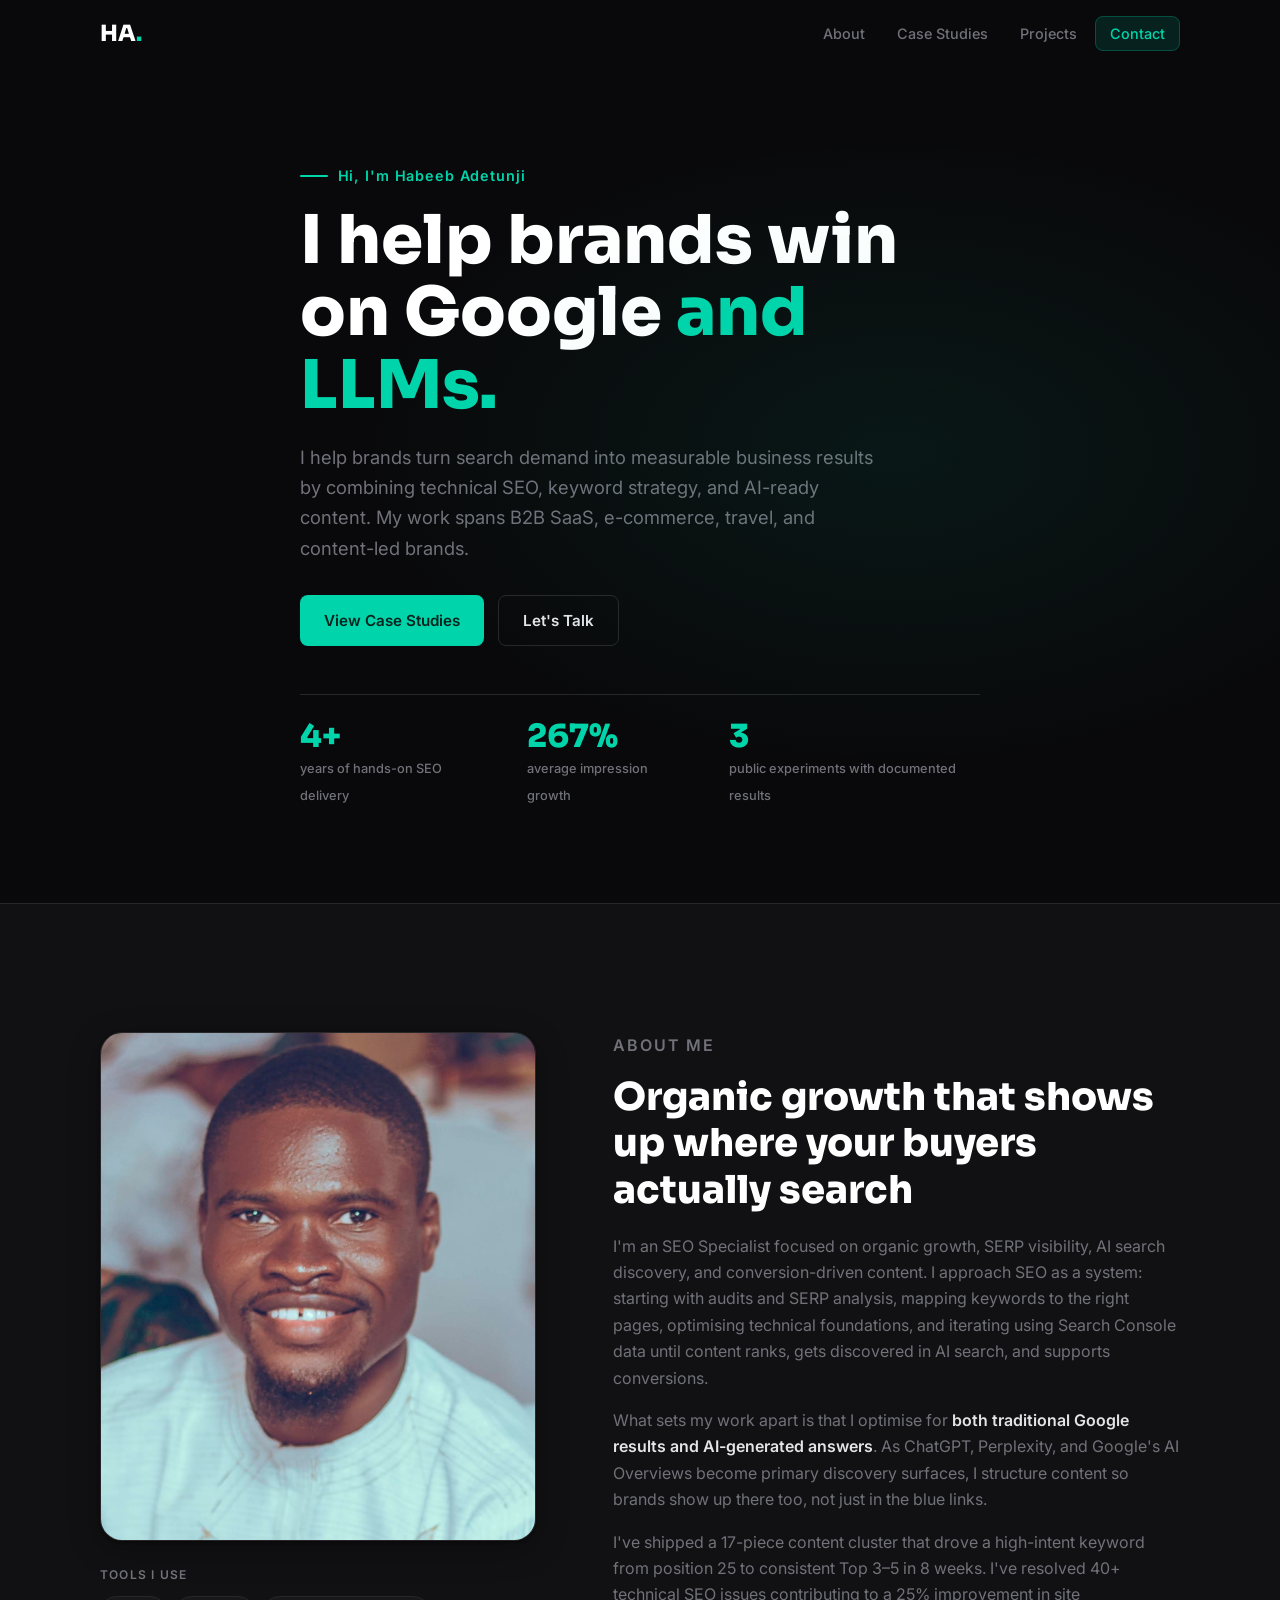
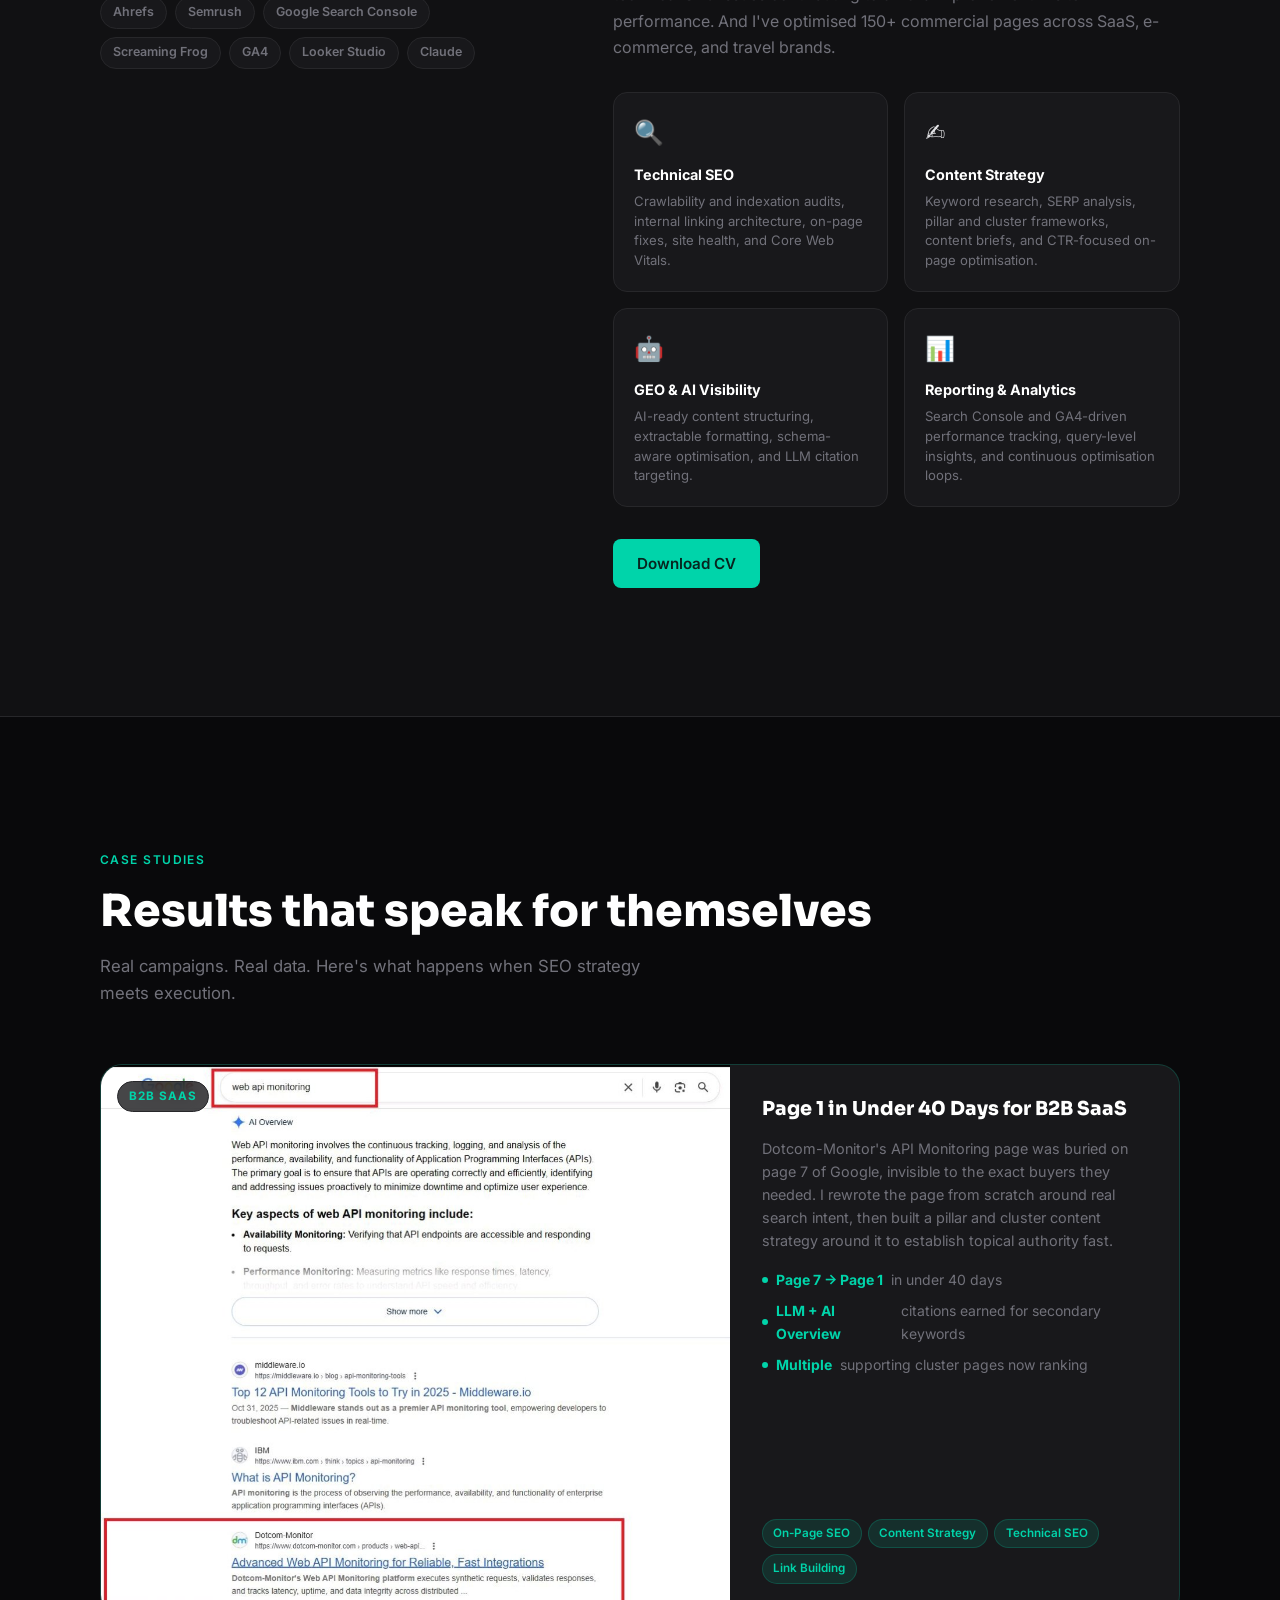
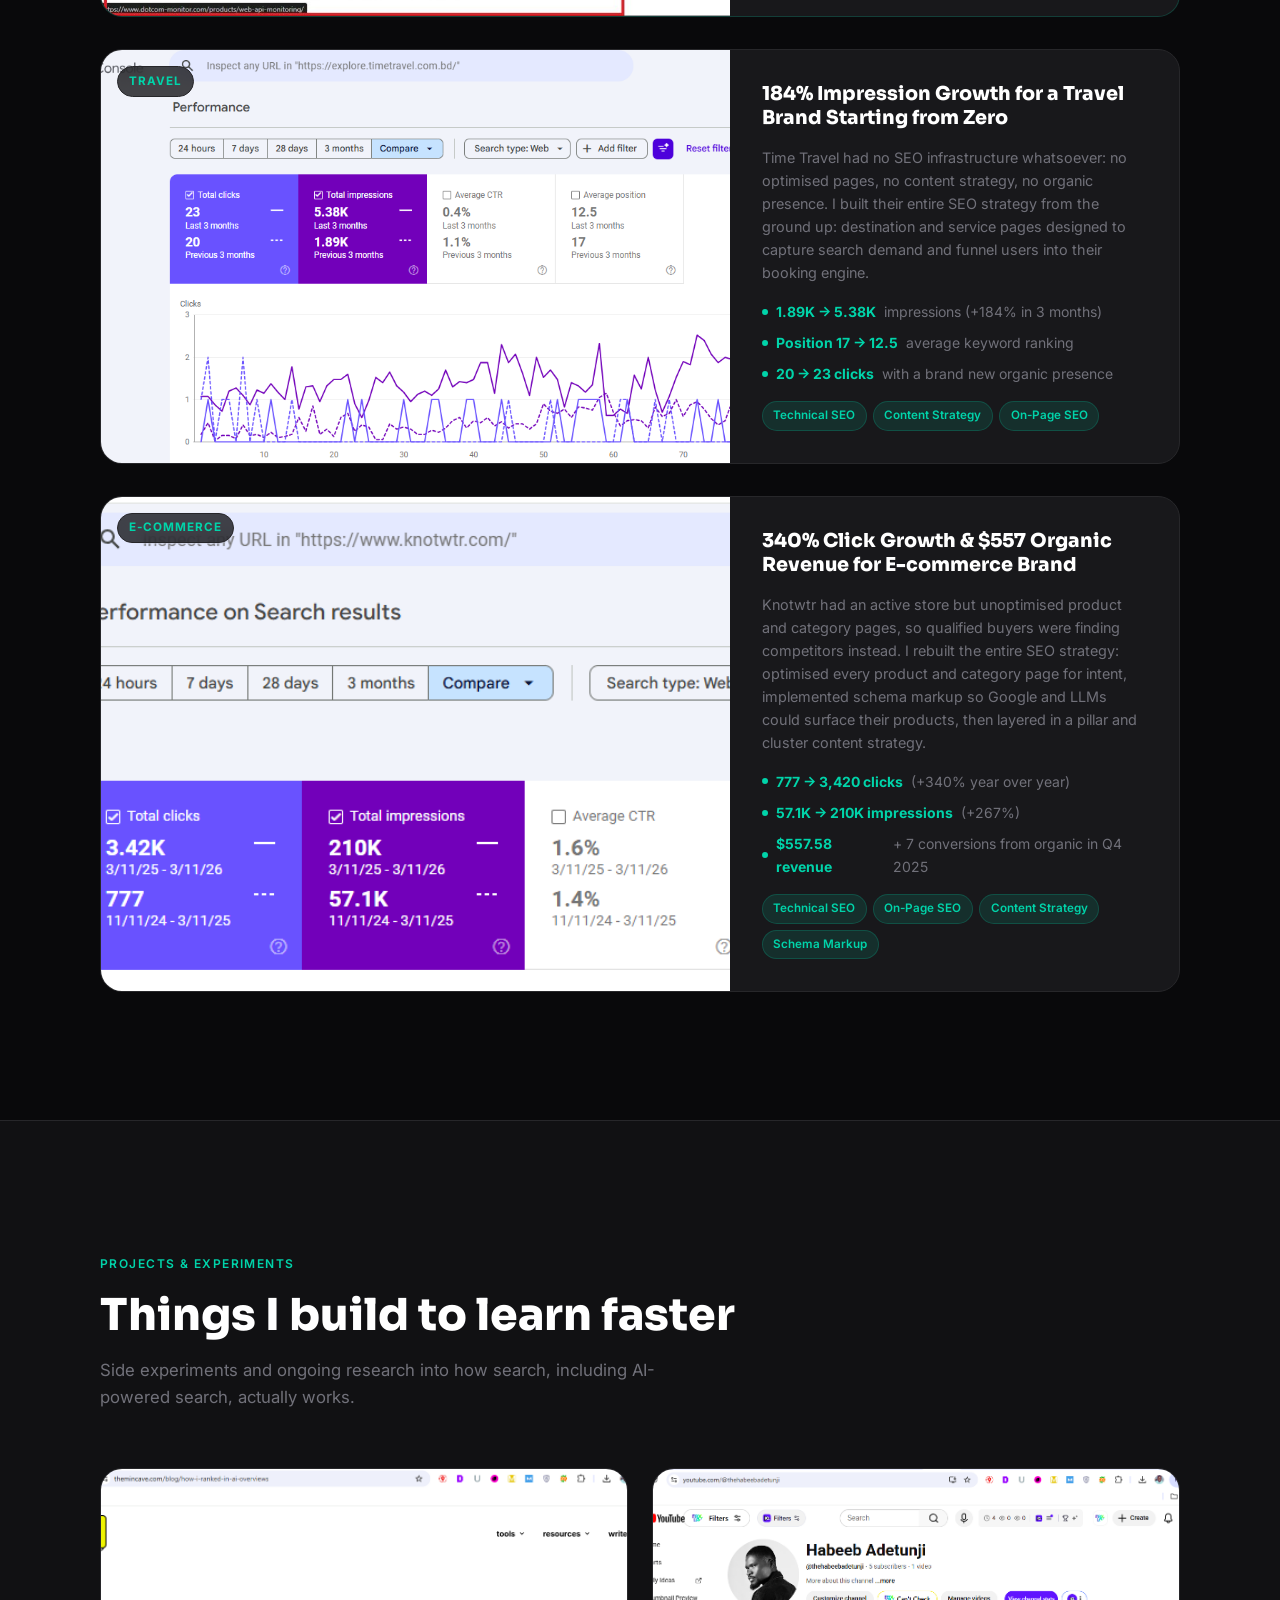
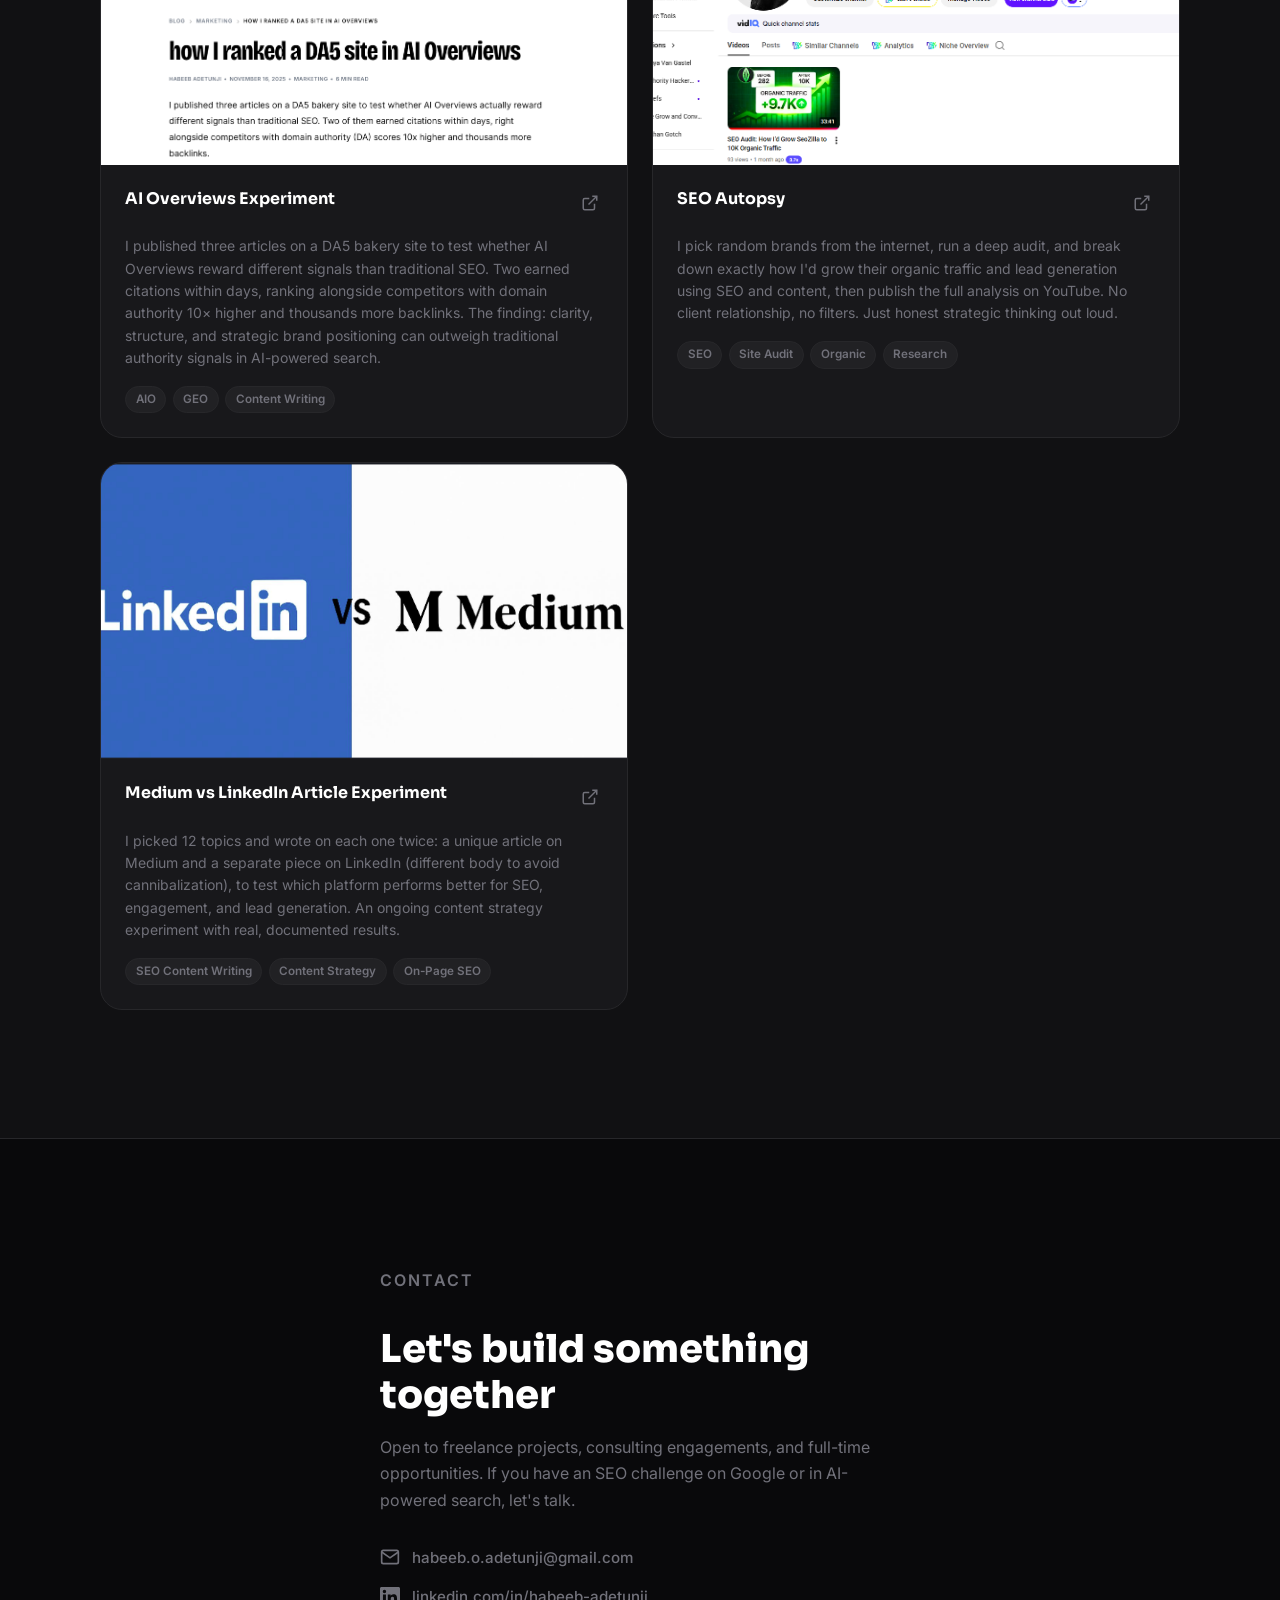
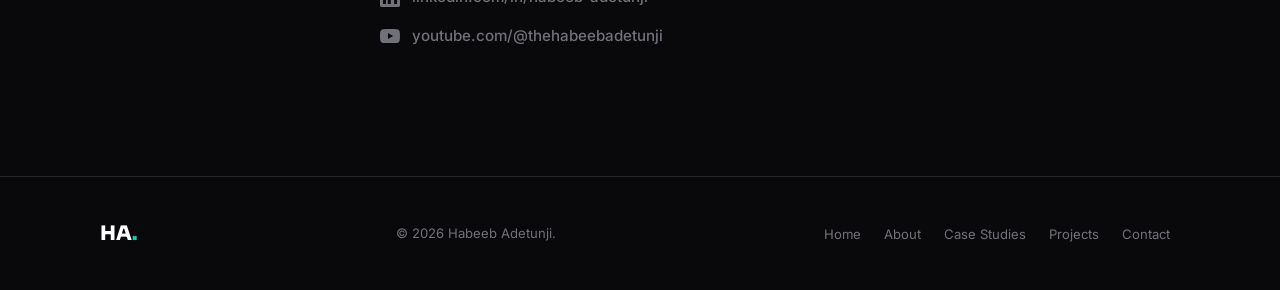
<file: index.html>
<!DOCTYPE html>
<html lang="en">
<head>
  <meta charset="UTF-8" />
  <meta name="viewport" content="width=device-width, initial-scale=1.0" />

  <!-- Primary SEO -->
  <title>Habeeb Adetunji | SEO Specialist</title>
  <meta name="description" content="SEO Specialist helping SaaS brands win on Google and LLMs. Real results: page 1 in under 40 days, 267% impression growth, 340% click growth." />
  <meta name="author" content="Habeeb Adetunji" />
  <meta name="robots" content="index, follow" />
  <link rel="canonical" href="https://habeeb-adetunji-portfolio.netlify.app/" />

  <!-- Open Graph -->
  <meta property="og:type" content="website" />
  <meta property="og:title" content="Habeeb Adetunji | SEO Specialist" />
  <meta property="og:description" content="SEO Specialist helping SaaS brands win on Google and LLMs. Page 1 rankings in under 40 days." />
  <meta property="og:url" content="https://habeeb-adetunji-portfolio.netlify.app/" />
  <meta property="og:image" content="images/og-cover.jpg" />

  <!-- Twitter Card -->
  <meta name="twitter:card" content="summary_large_image" />
  <meta name="twitter:title" content="Habeeb Adetunji | SEO Specialist" />
  <meta name="twitter:description" content="SEO Specialist helping SaaS brands win on Google and LLMs." />
  <meta name="twitter:image" content="images/og-cover.jpg" />

  <!-- Schema.org structured data -->
  <script type="application/ld+json">
  {
    "@context": "https://schema.org",
    "@type": "Person",
    "name": "Habeeb Adetunji",
    "jobTitle": "SEO Specialist",
    "description": "SEO Specialist helping SaaS brands grow organic traffic and win on Google and LLMs.",
    "url": "https://habeeb-adetunji-portfolio.netlify.app/",
    "email": "habeeb.o.adetunji@gmail.com",
    "image": "https://habeeb-adetunji-portfolio.netlify.app/images/habeeb-adetunji.jpg",
    "sameAs": [
      "https://www.linkedin.com/in/habeeb-adetunji/",
      "https://www.youtube.com/@thehabeebadetunji",
      "https://medium.com/@habeeb.o.adetunji"
    ]
  }
  </script>

  <link rel="stylesheet" href="styles.css" />
  <link rel="preconnect" href="https://fonts.googleapis.com" />
  <link rel="preconnect" href="https://fonts.gstatic.com" crossorigin />
  <link href="https://fonts.googleapis.com/css2?family=Inter:wght@400;500;600;700;800&family=Sora:wght@700;800&display=swap" rel="stylesheet" />
</head>
<body>

  <!-- ============================================================
       NAVIGATION
  ============================================================ -->
  <header class="site-header" id="site-header">
    <nav class="nav container" aria-label="Main navigation">
      <a href="#home" class="nav-logo">HA<span class="accent">.</span></a>
      <button class="nav-toggle" id="nav-toggle" aria-label="Toggle navigation" aria-expanded="false">
        <span></span><span></span><span></span>
      </button>
      <ul class="nav-links" id="nav-links" role="list">
        <li><a href="#about">About</a></li>
        <li><a href="#case-studies">Case Studies</a></li>
        <li><a href="#projects">Projects</a></li>
        <li><a href="#contact" class="nav-cta">Contact</a></li>
      </ul>
    </nav>
  </header>

  <main>

    <!-- ============================================================
         HERO
    ============================================================ -->
    <section class="hero" id="home" aria-label="Introduction">
      <div class="container hero-inner">
        <div class="hero-text">
          <p class="hero-eyebrow">Hi, I'm Habeeb Adetunji</p>
          <h1 class="hero-headline">I help brands win on Google <span class="accent">and LLMs.</span></h1>
          <p class="hero-sub">I help brands turn search demand into measurable business results by combining technical SEO, keyword strategy, and AI-ready content. My work spans B2B SaaS, e-commerce, travel, and content-led brands.</p>
          <div class="hero-actions">
            <a href="#case-studies" class="btn btn-primary">View Case Studies</a>
            <a href="#contact" class="btn btn-ghost">Let's Talk</a>
          </div>
          <div class="hero-stats">
            <div class="stat">
              <strong>4+</strong>
              <span>years of hands-on SEO delivery</span>
            </div>
            <div class="stat">
              <strong>267%</strong>
              <span>average impression growth</span>
            </div>
            <div class="stat">
              <strong>3</strong>
              <span>public experiments with documented results</span>
            </div>
          </div>
        </div>
      </div>
    </section>

    <!-- ============================================================
         ABOUT
    ============================================================ -->
    <section class="section about" id="about" aria-label="About me">
      <div class="container about-grid">
        <div class="about-image-col">
          <div class="about-img-frame">
            <img
              src="images/habeeb-adetunji.jpg"
              alt="Habeeb Adetunji, SEO Specialist"
              width="480"
              height="560"
              loading="lazy"
            />
          </div>
          <div class="about-tools">
            <p class="label">Tools I use</p>
            <div class="tool-chips">
              <span>Ahrefs</span>
              <span>Semrush</span>
              <span>Google Search Console</span>
              <span>Screaming Frog</span>
              <span>GA4</span>
              <span>Looker Studio</span>
              <span>Claude</span>
            </div>
          </div>
        </div>
        <div class="about-content">
          <p class="section-label">About Me</p>
          <h2>Organic growth that shows up where your buyers actually search</h2>
          <p>I'm an SEO Specialist focused on organic growth, SERP visibility, AI search discovery, and conversion-driven content. I approach SEO as a system: starting with audits and SERP analysis, mapping keywords to the right pages, optimising technical foundations, and iterating using Search Console data until content ranks, gets discovered in AI search, and supports conversions.</p>
          <p>What sets my work apart is that I optimise for <strong>both traditional Google results and AI-generated answers</strong>. As ChatGPT, Perplexity, and Google's AI Overviews become primary discovery surfaces, I structure content so brands show up there too, not just in the blue links.</p>
          <p>I've shipped a 17-piece content cluster that drove a high-intent keyword from position 25 to consistent Top 3–5 in 8 weeks. I've resolved 40+ technical SEO issues contributing to a 25% improvement in site performance. And I've optimised 150+ commercial pages across SaaS, e-commerce, and travel brands.</p>
          <div class="skills-grid">
            <div class="skill-item">
              <div class="skill-icon" aria-hidden="true">🔍</div>
              <h3>Technical SEO</h3>
              <p>Crawlability and indexation audits, internal linking architecture, on-page fixes, site health, and Core Web Vitals.</p>
            </div>
            <div class="skill-item">
              <div class="skill-icon" aria-hidden="true">✍️</div>
              <h3>Content Strategy</h3>
              <p>Keyword research, SERP analysis, pillar and cluster frameworks, content briefs, and CTR-focused on-page optimisation.</p>
            </div>
            <div class="skill-item">
              <div class="skill-icon" aria-hidden="true">🤖</div>
              <h3>GEO &amp; AI Visibility</h3>
              <p>AI-ready content structuring, extractable formatting, schema-aware optimisation, and LLM citation targeting.</p>
            </div>
            <div class="skill-item">
              <div class="skill-icon" aria-hidden="true">📊</div>
              <h3>Reporting &amp; Analytics</h3>
              <p>Search Console and GA4-driven performance tracking, query-level insights, and continuous optimisation loops.</p>
            </div>
          </div>
          <a href="files/habeeb-adetunji-seo-cv.pdf" class="btn btn-primary" download="habeeb-adetunji-seo-cv.pdf">Download CV</a>
        </div>
      </div>
    </section>

    <!-- ============================================================
         CASE STUDIES
    ============================================================ -->
    <section class="section case-studies" id="case-studies" aria-label="Case studies">
      <div class="container">
        <p class="section-label">Case Studies</p>
        <h2 class="section-title">Results that speak for themselves</h2>
        <p class="section-sub">Real campaigns. Real data. Here's what happens when SEO strategy meets execution.</p>

        <div class="cases-grid">

          <!-- Case Study 1: Dotcom-Monitor -->
          <article class="case-card case-card--featured" itemscope itemtype="https://schema.org/CreativeWork">
            <div class="case-image">
              <img
                src="images/case-study-dotcom.jpeg"
                alt="Search Console screenshot showing Dotcom-Monitor API Monitoring page moving from page 7 to page 1 in under 40 days"
                itemprop="image"
                loading="lazy"
                width="700"
                height="400"
              />
              <span class="case-tag">B2B SaaS</span>
            </div>
            <div class="case-body">
              <h3 itemprop="name">Page 1 in Under 40 Days for B2B SaaS</h3>
              <p itemprop="description">Dotcom-Monitor's API Monitoring page was buried on page 7 of Google, invisible to the exact buyers they needed. I rewrote the page from scratch around real search intent, then built a pillar and cluster content strategy around it to establish topical authority fast.</p>
              <ul class="case-results">
                <li><strong>Page 7 → Page 1</strong> in under 40 days</li>
                <li><strong>LLM + AI Overview</strong> citations earned for secondary keywords</li>
                <li><strong>Multiple</strong> supporting cluster pages now ranking</li>
              </ul>
              <div class="case-chips">
                <span>On-Page SEO</span>
                <span>Content Strategy</span>
                <span>Technical SEO</span>
                <span>Link Building</span>
              </div>
            </div>
          </article>

          <!-- Case Study 2: Time Travel -->
          <article class="case-card" itemscope itemtype="https://schema.org/CreativeWork">
            <div class="case-image">
              <img
                src="images/case-study-timetravel.png"
                alt="Google Search Console screenshot showing Time Travel's impressions growing 184% from 1.89K to 5.38K over 3 months"
                itemprop="image"
                loading="lazy"
                width="700"
                height="400"
              />
              <span class="case-tag">Travel</span>
            </div>
            <div class="case-body">
              <h3 itemprop="name">184% Impression Growth for a Travel Brand Starting from Zero</h3>
              <p itemprop="description">Time Travel had no SEO infrastructure whatsoever: no optimised pages, no content strategy, no organic presence. I built their entire SEO strategy from the ground up: destination and service pages designed to capture search demand and funnel users into their booking engine.</p>
              <ul class="case-results">
                <li><strong>1.89K → 5.38K</strong> impressions (+184% in 3 months)</li>
                <li><strong>Position 17 → 12.5</strong> average keyword ranking</li>
                <li><strong>20 → 23 clicks</strong> with a brand new organic presence</li>
              </ul>
              <div class="case-chips">
                <span>Technical SEO</span>
                <span>Content Strategy</span>
                <span>On-Page SEO</span>
              </div>
            </div>
          </article>

          <!-- Case Study 3: Knotwtr -->
          <article class="case-card" itemscope itemtype="https://schema.org/CreativeWork">
            <div class="case-image">
              <img
                src="images/case-study-knotwtr.png"
                alt="Google Search Console data showing Knotwtr's clicks growing 340% from 777 to 3,420 year over year"
                itemprop="image"
                loading="lazy"
                width="700"
                height="400"
              />
              <span class="case-tag">E-commerce</span>
            </div>
            <div class="case-body">
              <h3 itemprop="name">340% Click Growth &amp; $557 Organic Revenue for E-commerce Brand</h3>
              <p itemprop="description">Knotwtr had an active store but unoptimised product and category pages, so qualified buyers were finding competitors instead. I rebuilt the entire SEO strategy: optimised every product and category page for intent, implemented schema markup so Google and LLMs could surface their products, then layered in a pillar and cluster content strategy.</p>
              <ul class="case-results">
                <li><strong>777 → 3,420 clicks</strong> (+340% year over year)</li>
                <li><strong>57.1K → 210K impressions</strong> (+267%)</li>
                <li><strong>$557.58 revenue</strong> + 7 conversions from organic in Q4 2025</li>
              </ul>
              <div class="case-chips">
                <span>Technical SEO</span>
                <span>On-Page SEO</span>
                <span>Content Strategy</span>
                <span>Schema Markup</span>
              </div>
            </div>
          </article>

        </div>
      </div>
    </section>

    <!-- ============================================================
         PROJECTS / EXPERIMENTS
    ============================================================ -->
    <section class="section projects" id="projects" aria-label="Personal projects and experiments">
      <div class="container">
        <p class="section-label">Projects &amp; Experiments</p>
        <h2 class="section-title">Things I build to learn faster</h2>
        <p class="section-sub">Side experiments and ongoing research into how search, including AI-powered search, actually works.</p>

        <div class="projects-grid">

          <!-- Project 1: AI Overviews Experiment -->
          <article class="project-card">
            <div class="project-image">
              <img
                src="images/ai-overviews-experiment.png"
                alt="Screenshot showing AI Overview citations earned for a DA5 bakery site alongside competitors with 10x higher domain authority"
                loading="lazy"
                width="480"
                height="280"
              />
            </div>
            <div class="project-body">
              <div class="project-header">
                <h3>AI Overviews Experiment</h3>
                <a href="https://themincave.com/blog/how-i-ranked-in-ai-overviews" target="_blank" rel="noopener noreferrer" class="project-link" aria-label="Read the AI Overviews experiment write-up">
                  <svg width="18" height="18" viewBox="0 0 24 24" fill="none" stroke="currentColor" stroke-width="2" aria-hidden="true"><path d="M18 13v6a2 2 0 0 1-2 2H5a2 2 0 0 1-2-2V8a2 2 0 0 1 2-2h6"/><polyline points="15 3 21 3 21 9"/><line x1="10" y1="14" x2="21" y2="3"/></svg>
                </a>
              </div>
              <p>I published three articles on a DA5 bakery site to test whether AI Overviews reward different signals than traditional SEO. Two earned citations within days, ranking alongside competitors with domain authority 10× higher and thousands more backlinks. The finding: clarity, structure, and strategic brand positioning can outweigh traditional authority signals in AI-powered search.</p>
              <div class="project-chips">
                <span>AIO</span><span>GEO</span><span>Content Writing</span>
              </div>
            </div>
          </article>

          <!-- Project 2: SEO Autopsy -->
          <article class="project-card">
            <div class="project-image">
              <img
                src="images/seo-autopsy.png"
                alt="Screenshot of SEO Autopsy YouTube video showing a full site audit breakdown for a random brand"
                loading="lazy"
                width="480"
                height="280"
              />
            </div>
            <div class="project-body">
              <div class="project-header">
                <h3>SEO Autopsy</h3>
                <a href="https://www.youtube.com/@thehabeebadetunji" target="_blank" rel="noopener noreferrer" class="project-link" aria-label="Watch SEO Autopsy on YouTube">
                  <svg width="18" height="18" viewBox="0 0 24 24" fill="none" stroke="currentColor" stroke-width="2" aria-hidden="true"><path d="M18 13v6a2 2 0 0 1-2 2H5a2 2 0 0 1-2-2V8a2 2 0 0 1 2-2h6"/><polyline points="15 3 21 3 21 9"/><line x1="10" y1="14" x2="21" y2="3"/></svg>
                </a>
              </div>
              <p>I pick random brands from the internet, run a deep audit, and break down exactly how I'd grow their organic traffic and lead generation using SEO and content, then publish the full analysis on YouTube. No client relationship, no filters. Just honest strategic thinking out loud.</p>
              <div class="project-chips">
                <span>SEO</span><span>Site Audit</span><span>Organic</span><span>Research</span>
              </div>
            </div>
          </article>

          <!-- Project 3: Medium vs LinkedIn Experiment -->
          <article class="project-card">
            <div class="project-image">
              <img
                src="images/medium-vs-linkedin.png"
                alt="Side-by-side comparison of article performance data on Medium versus LinkedIn"
                loading="lazy"
                width="480"
                height="280"
              />
            </div>
            <div class="project-body">
              <div class="project-header">
                <h3>Medium vs LinkedIn Article Experiment</h3>
                <a href="https://medium.com/@habeeb.o.adetunji" target="_blank" rel="noopener noreferrer" class="project-link" aria-label="Read the experiment on Medium">
                  <svg width="18" height="18" viewBox="0 0 24 24" fill="none" stroke="currentColor" stroke-width="2" aria-hidden="true"><path d="M18 13v6a2 2 0 0 1-2 2H5a2 2 0 0 1-2-2V8a2 2 0 0 1 2-2h6"/><polyline points="15 3 21 3 21 9"/><line x1="10" y1="14" x2="21" y2="3"/></svg>
                </a>
              </div>
              <p>I picked 12 topics and wrote on each one twice: a unique article on Medium and a separate piece on LinkedIn (different body to avoid cannibalization), to test which platform performs better for SEO, engagement, and lead generation. An ongoing content strategy experiment with real, documented results.</p>
              <div class="project-chips">
                <span>SEO Content Writing</span><span>Content Strategy</span><span>On-Page SEO</span>
              </div>
            </div>
          </article>

        </div>
      </div>
    </section>

    <!-- ============================================================
         CONTACT
    ============================================================ -->
    <section class="section contact" id="contact" aria-label="Contact">
      <div class="container contact-inner">
        <div class="contact-text">
          <p class="section-label">Contact</p>
          <h2>Let's build something together</h2>
          <p>Open to freelance projects, consulting engagements, and full-time opportunities. If you have an SEO challenge on Google or in AI-powered search, let's talk.</p>
          <ul class="contact-links" role="list">
            <li>
              <a href="mailto:habeeb.o.adetunji@gmail.com" class="contact-link">
                <svg width="20" height="20" viewBox="0 0 24 24" fill="none" stroke="currentColor" stroke-width="2" aria-hidden="true"><path d="M4 4h16c1.1 0 2 .9 2 2v12c0 1.1-.9 2-2 2H4c-1.1 0-2-.9-2-2V6c0-1.1.9-2 2-2z"/><polyline points="22,6 12,13 2,6"/></svg>
                habeeb.o.adetunji@gmail.com
              </a>
            </li>
            <li>
              <a href="https://www.linkedin.com/in/habeeb-adetunji/" target="_blank" rel="noopener noreferrer" class="contact-link">
                <svg width="20" height="20" viewBox="0 0 24 24" fill="currentColor" aria-hidden="true"><path d="M20.447 20.452h-3.554v-5.569c0-1.328-.027-3.037-1.852-3.037-1.853 0-2.136 1.445-2.136 2.939v5.667H9.351V9h3.414v1.561h.046c.477-.9 1.637-1.85 3.37-1.85 3.601 0 4.267 2.37 4.267 5.455v6.286zM5.337 7.433a2.062 2.062 0 0 1-2.063-2.065 2.064 2.064 0 1 1 2.063 2.065zm1.782 13.019H3.555V9h3.564v11.452zM22.225 0H1.771C.792 0 0 .774 0 1.729v20.542C0 23.227.792 24 1.771 24h20.451C23.2 24 24 23.227 24 22.271V1.729C24 .774 23.2 0 22.222 0h.003z"/></svg>
                linkedin.com/in/habeeb-adetunji
              </a>
            </li>
            <li>
              <a href="https://www.youtube.com/@thehabeebadetunji" target="_blank" rel="noopener noreferrer" class="contact-link">
                <svg width="20" height="20" viewBox="0 0 24 24" fill="currentColor" aria-hidden="true"><path d="M23.498 6.186a3.016 3.016 0 0 0-2.122-2.136C19.505 3.545 12 3.545 12 3.545s-7.505 0-9.377.505A3.017 3.017 0 0 0 .502 6.186C0 8.07 0 12 0 12s0 3.93.502 5.814a3.016 3.016 0 0 0 2.122 2.136c1.871.505 9.376.505 9.376.505s7.505 0 9.377-.505a3.015 3.015 0 0 0 2.122-2.136C24 15.93 24 12 24 12s0-3.93-.502-5.814zM9.545 15.568V8.432L15.818 12l-6.273 3.568z"/></svg>
                youtube.com/@thehabeebadetunji
              </a>
            </li>
          </ul>
        </div>
      </div>
    </section>

  </main>

  <!-- ============================================================
       FOOTER
  ============================================================ -->
  <footer class="site-footer">
    <div class="container footer-inner">
      <p class="footer-logo">HA<span class="accent">.</span></p>
      <p class="footer-copy">&copy; <span id="year"></span> Habeeb Adetunji.</p>
      <ul class="footer-nav" role="list">
        <li><a href="#home">Home</a></li>
        <li><a href="#about">About</a></li>
        <li><a href="#case-studies">Case Studies</a></li>
        <li><a href="#projects">Projects</a></li>
        <li><a href="#contact">Contact</a></li>
      </ul>
    </div>
  </footer>

  <script src="script.js"></script>
</body>
</html>
</file>
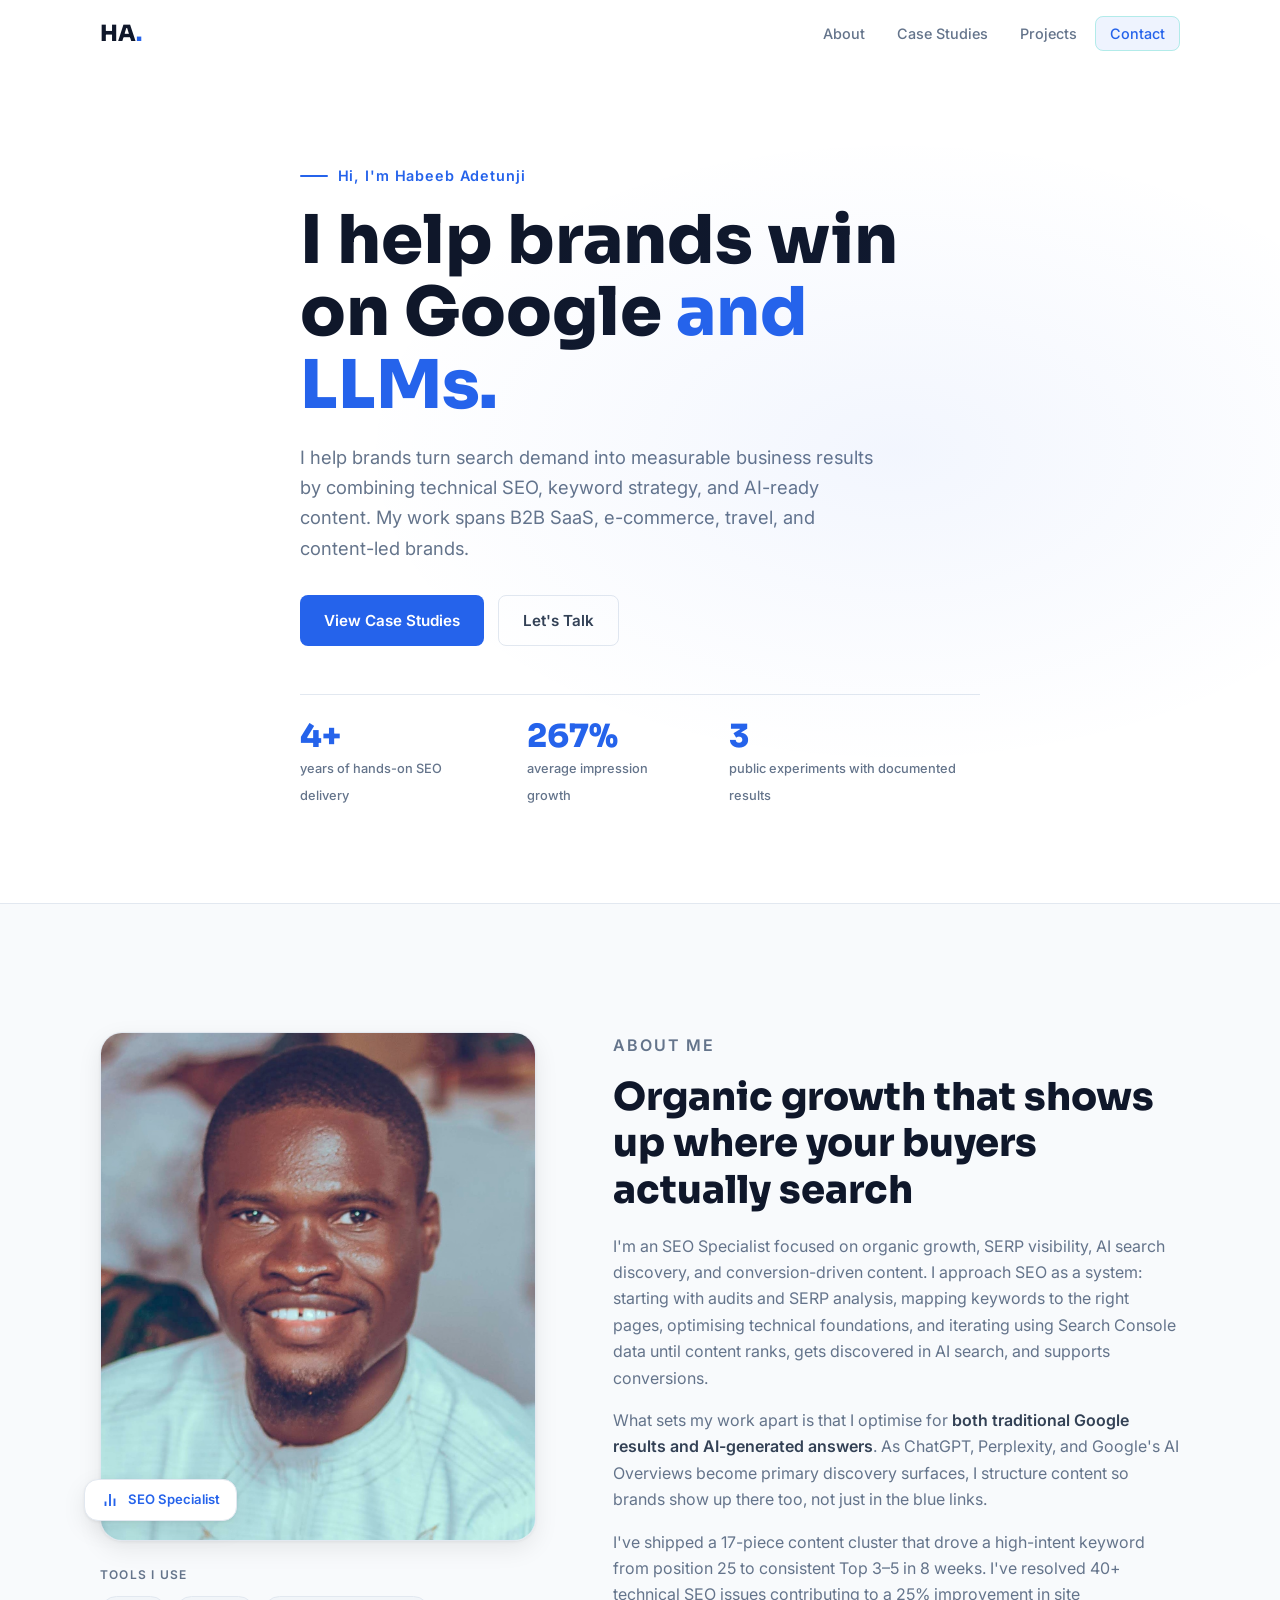
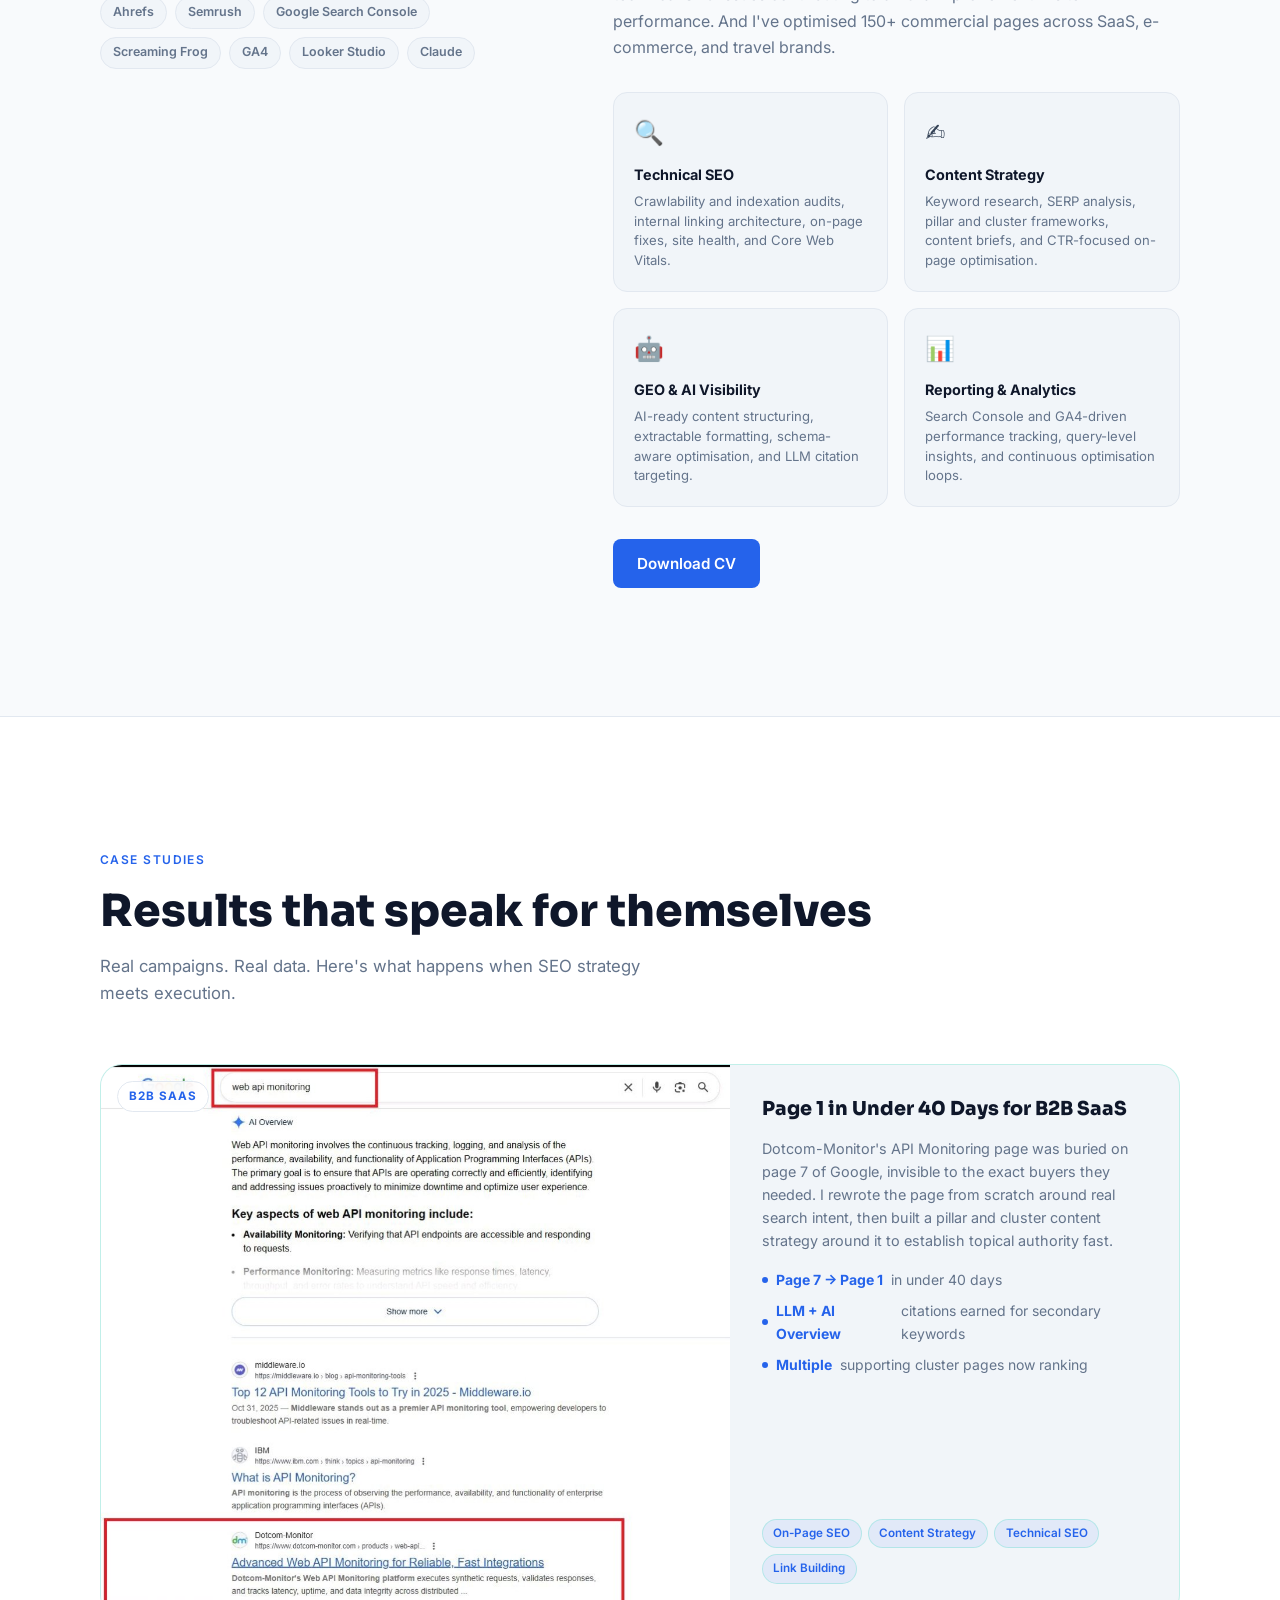
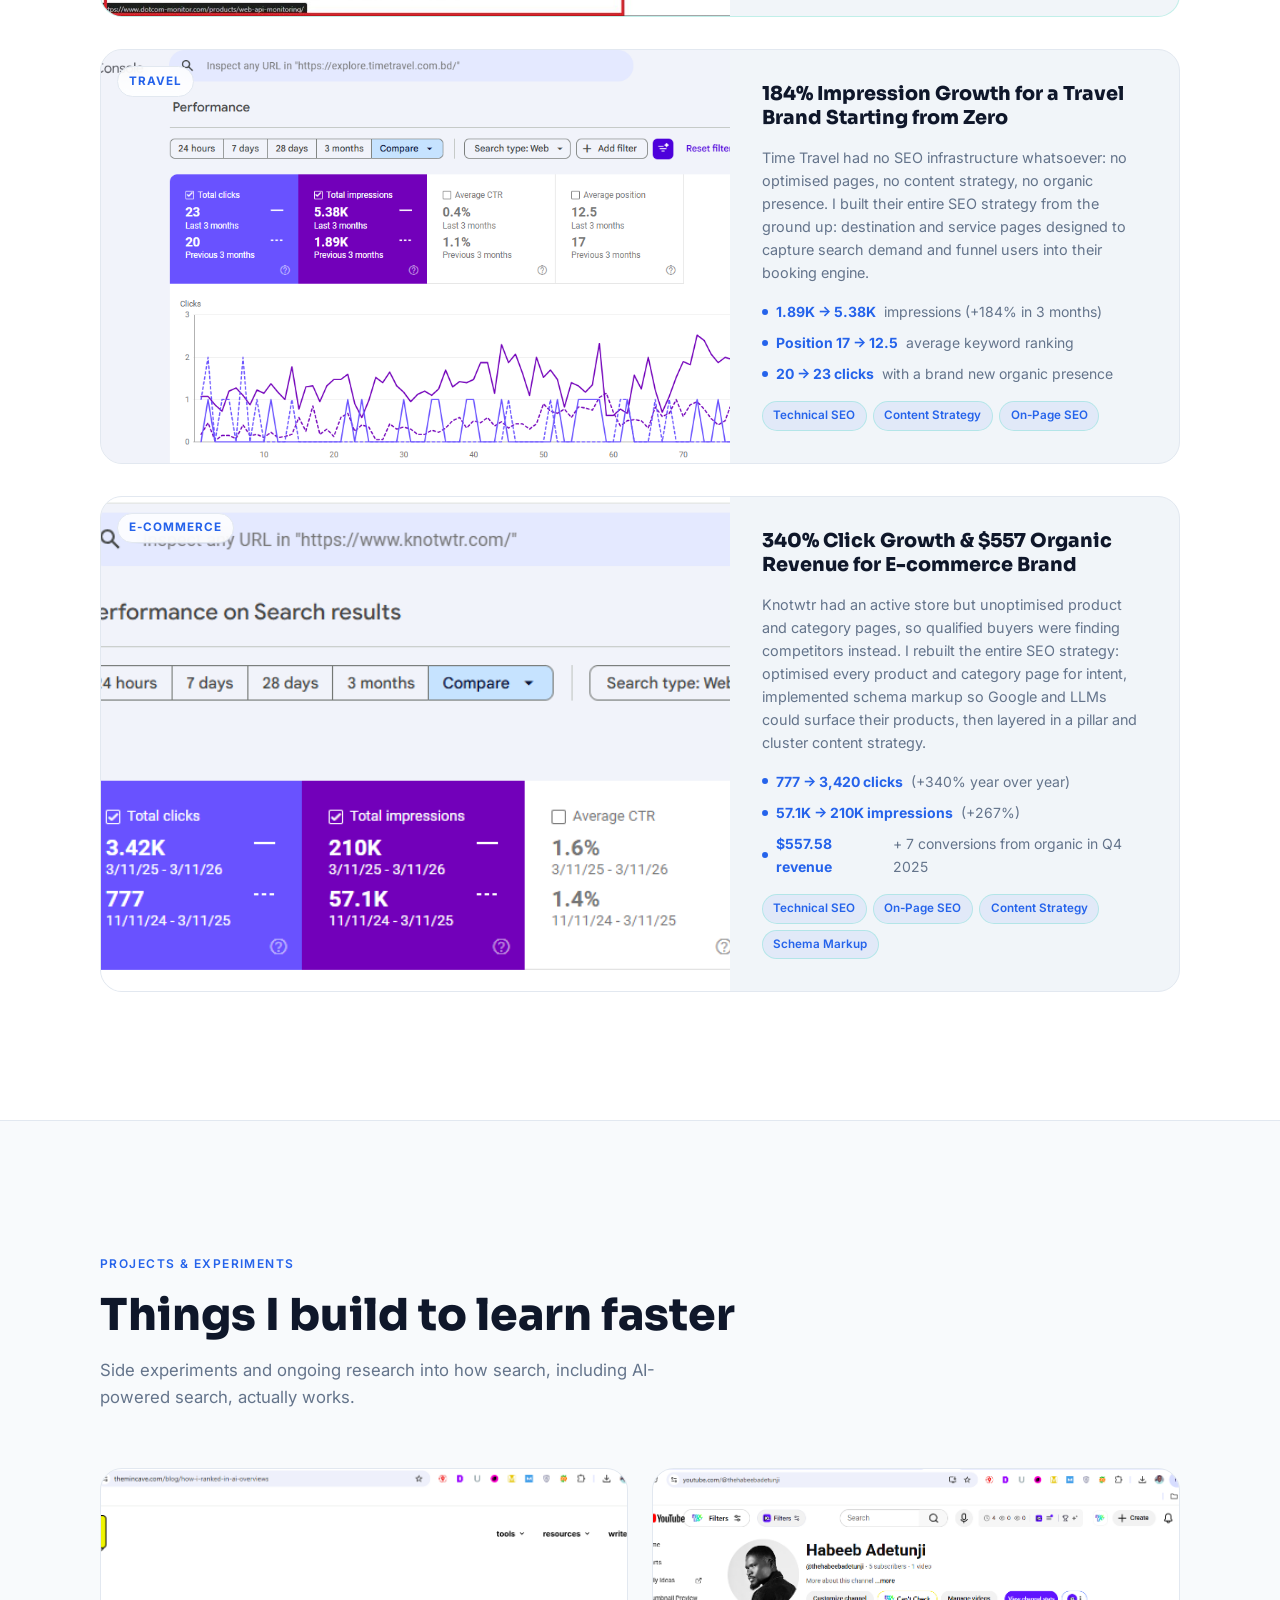
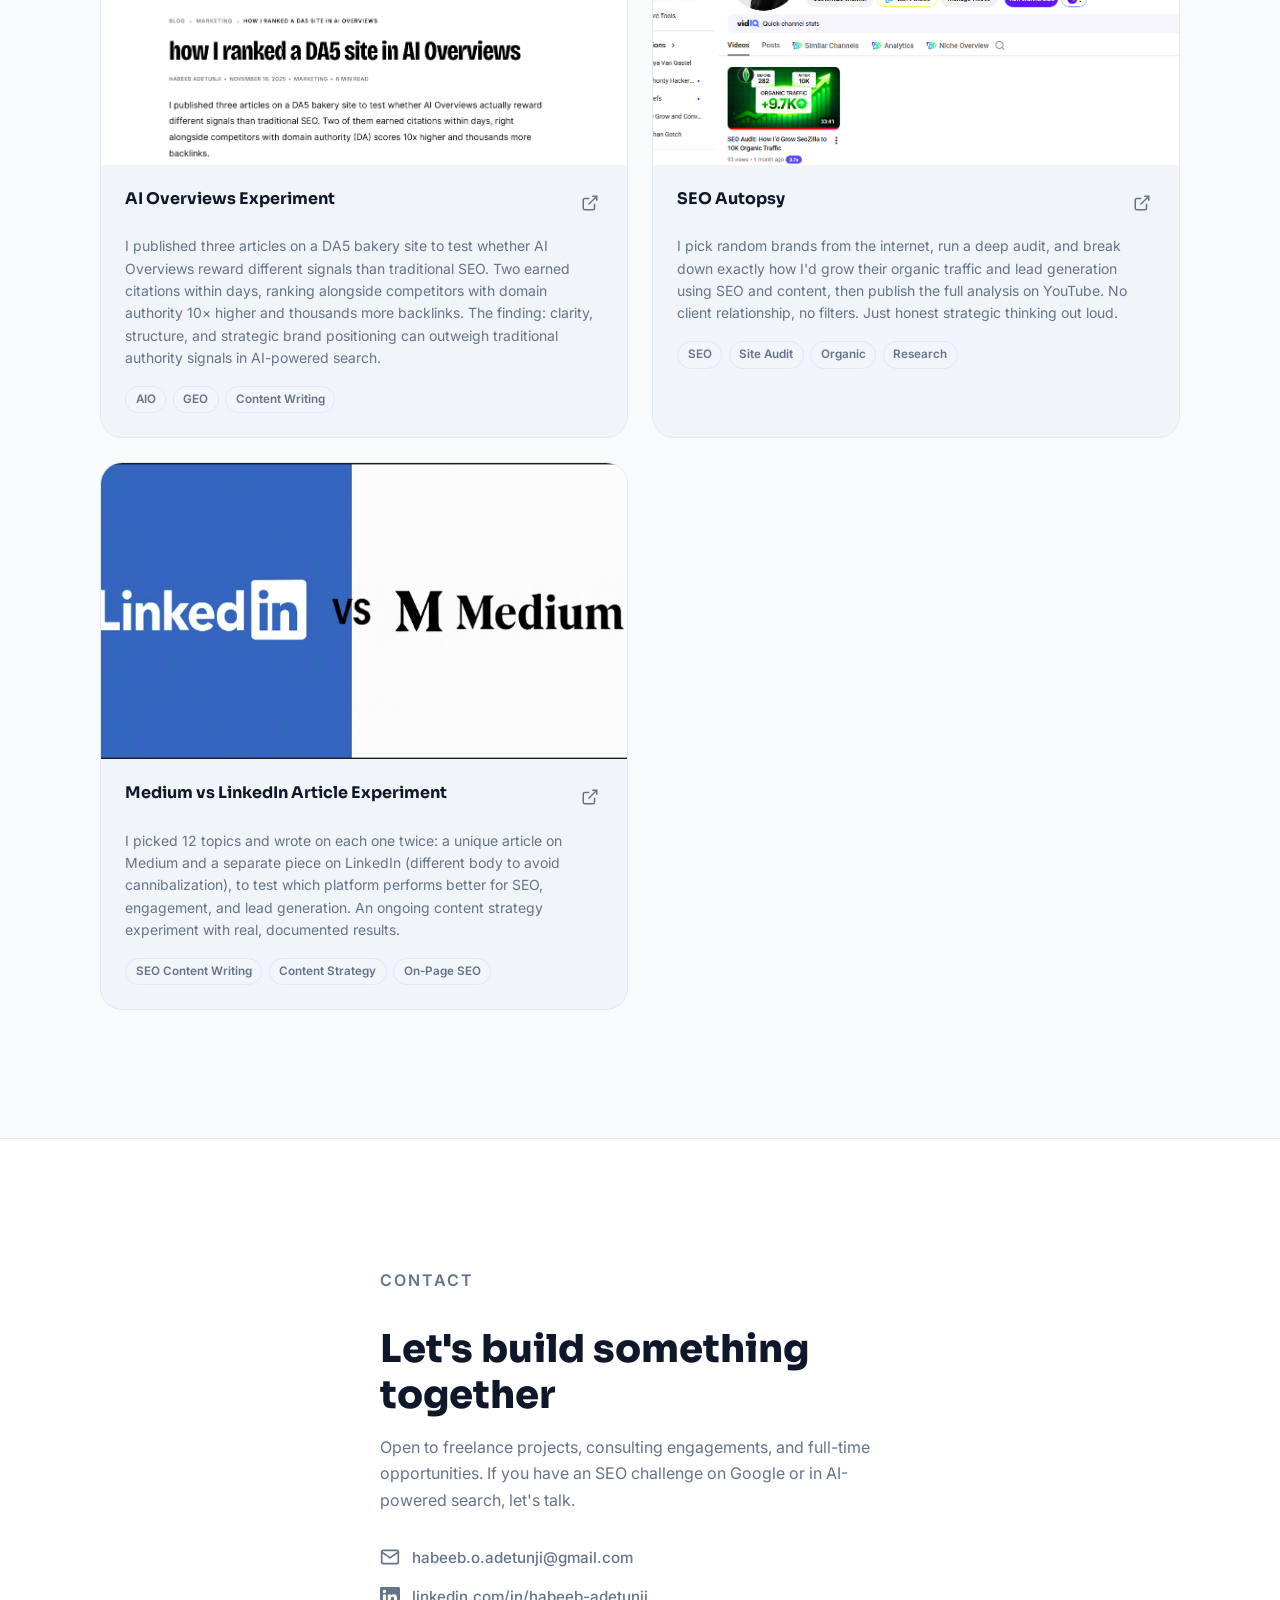
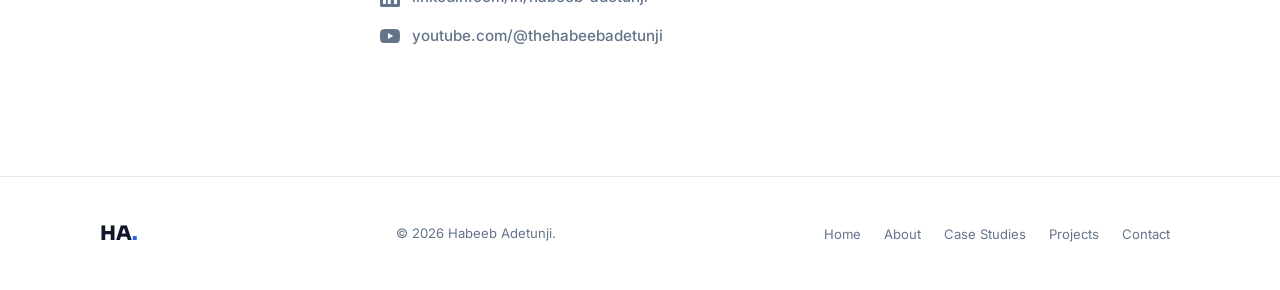
<file: SEO Portfolio/index.html>
<!DOCTYPE html>
<html lang="en">
<head>
  <meta charset="UTF-8" />
  <meta name="viewport" content="width=device-width, initial-scale=1.0" />

  <!-- Primary SEO -->
  <title>Habeeb Adetunji | SEO Specialist</title>
  <meta name="description" content="SEO Specialist helping SaaS brands win on Google and LLMs. Real results: page 1 in under 40 days, 267% impression growth, 340% click growth." />
  <meta name="author" content="Habeeb Adetunji" />
  <meta name="robots" content="index, follow" />
  <link rel="canonical" href="https://habeeb-adetunji-portfolio.netlify.app/" />

  <!-- Open Graph -->
  <meta property="og:type" content="website" />
  <meta property="og:title" content="Habeeb Adetunji | SEO Specialist" />
  <meta property="og:description" content="SEO Specialist helping SaaS brands win on Google and LLMs. Page 1 rankings in under 40 days." />
  <meta property="og:url" content="https://habeeb-adetunji-portfolio.netlify.app/" />
  <meta property="og:image" content="images/og-cover.jpg" />

  <!-- Twitter Card -->
  <meta name="twitter:card" content="summary_large_image" />
  <meta name="twitter:title" content="Habeeb Adetunji | SEO Specialist" />
  <meta name="twitter:description" content="SEO Specialist helping SaaS brands win on Google and LLMs." />
  <meta name="twitter:image" content="images/og-cover.jpg" />

  <!-- Schema.org structured data -->
  <script type="application/ld+json">
  {
    "@context": "https://schema.org",
    "@type": "Person",
    "name": "Habeeb Adetunji",
    "jobTitle": "SEO Specialist",
    "description": "SEO Specialist helping SaaS brands grow organic traffic and win on Google and LLMs.",
    "url": "https://habeeb-adetunji-portfolio.netlify.app/",
    "email": "habeeb.o.adetunji@gmail.com",
    "image": "https://habeeb-adetunji-portfolio.netlify.app/images/habeeb-adetunji.jpg",
    "sameAs": [
      "https://www.linkedin.com/in/habeeb-adetunji/",
      "https://www.youtube.com/@thehabeebadetunji",
      "https://medium.com/@habeeb.o.adetunji"
    ]
  }
  </script>

  <link rel="stylesheet" href="styles.css" />
  <link rel="preconnect" href="https://fonts.googleapis.com" />
  <link rel="preconnect" href="https://fonts.gstatic.com" crossorigin />
  <link href="https://fonts.googleapis.com/css2?family=Inter:wght@400;500;600;700;800&family=Sora:wght@700;800&display=swap" rel="stylesheet" />
</head>
<body>

  <!-- ============================================================
       NAVIGATION
  ============================================================ -->
  <header class="site-header" id="site-header">
    <nav class="nav container" aria-label="Main navigation">
      <a href="#home" class="nav-logo">HA<span class="accent">.</span></a>
      <button class="nav-toggle" id="nav-toggle" aria-label="Toggle navigation" aria-expanded="false">
        <span></span><span></span><span></span>
      </button>
      <ul class="nav-links" id="nav-links" role="list">
        <li><a href="#about">About</a></li>
        <li><a href="#case-studies">Case Studies</a></li>
        <li><a href="#projects">Projects</a></li>
        <li><a href="#contact" class="nav-cta">Contact</a></li>
      </ul>
    </nav>
  </header>

  <main>

    <!-- ============================================================
         HERO
    ============================================================ -->
    <section class="hero" id="home" aria-label="Introduction">
      <div class="container hero-inner">
        <div class="hero-text">
          <p class="hero-eyebrow">Hi, I'm Habeeb Adetunji</p>
          <h1 class="hero-headline">I help brands win on Google <span class="accent">and LLMs.</span></h1>
          <p class="hero-sub">I help brands turn search demand into measurable business results by combining technical SEO, keyword strategy, and AI-ready content. My work spans B2B SaaS, e-commerce, travel, and content-led brands.</p>
          <div class="hero-actions">
            <a href="#case-studies" class="btn btn-primary">View Case Studies</a>
            <a href="#contact" class="btn btn-ghost">Let's Talk</a>
          </div>
          <div class="hero-stats">
            <div class="stat">
              <strong>4+</strong>
              <span>years of hands-on SEO delivery</span>
            </div>
            <div class="stat">
              <strong>267%</strong>
              <span>average impression growth</span>
            </div>
            <div class="stat">
              <strong>3</strong>
              <span>public experiments with documented results</span>
            </div>
          </div>
        </div>
      </div>
    </section>

    <!-- ============================================================
         ABOUT
    ============================================================ -->
    <section class="section about" id="about" aria-label="About me">
      <div class="container about-grid">
        <div class="about-image-col">
          <div class="about-img-wrap">
            <div class="about-img-frame">
              <img
                src="images/habeeb-adetunji.jpg"
                alt="Habeeb Adetunji, SEO Specialist"
                width="480"
                height="560"
                loading="lazy"
              />
            </div>
            <div class="about-badge">
              <svg width="18" height="18" viewBox="0 0 24 24" fill="none" stroke="currentColor" stroke-width="2.5" aria-hidden="true"><line x1="18" y1="20" x2="18" y2="10"/><line x1="12" y1="20" x2="12" y2="4"/><line x1="6" y1="20" x2="6" y2="14"/></svg>
              <span>SEO Specialist</span>
            </div>
          </div>
          <div class="about-tools">
            <p class="label">Tools I use</p>
            <div class="tool-chips">
              <span>Ahrefs</span>
              <span>Semrush</span>
              <span>Google Search Console</span>
              <span>Screaming Frog</span>
              <span>GA4</span>
              <span>Looker Studio</span>
              <span>Claude</span>
            </div>
          </div>
        </div>
        <div class="about-content">
          <p class="section-label">About Me</p>
          <h2>Organic growth that shows up where your buyers actually search</h2>
          <p>I'm an SEO Specialist focused on organic growth, SERP visibility, AI search discovery, and conversion-driven content. I approach SEO as a system: starting with audits and SERP analysis, mapping keywords to the right pages, optimising technical foundations, and iterating using Search Console data until content ranks, gets discovered in AI search, and supports conversions.</p>
          <p>What sets my work apart is that I optimise for <strong>both traditional Google results and AI-generated answers</strong>. As ChatGPT, Perplexity, and Google's AI Overviews become primary discovery surfaces, I structure content so brands show up there too, not just in the blue links.</p>
          <p>I've shipped a 17-piece content cluster that drove a high-intent keyword from position 25 to consistent Top 3–5 in 8 weeks. I've resolved 40+ technical SEO issues contributing to a 25% improvement in site performance. And I've optimised 150+ commercial pages across SaaS, e-commerce, and travel brands.</p>
          <div class="skills-grid">
            <div class="skill-item">
              <div class="skill-icon" aria-hidden="true">🔍</div>
              <h3>Technical SEO</h3>
              <p>Crawlability and indexation audits, internal linking architecture, on-page fixes, site health, and Core Web Vitals.</p>
            </div>
            <div class="skill-item">
              <div class="skill-icon" aria-hidden="true">✍️</div>
              <h3>Content Strategy</h3>
              <p>Keyword research, SERP analysis, pillar and cluster frameworks, content briefs, and CTR-focused on-page optimisation.</p>
            </div>
            <div class="skill-item">
              <div class="skill-icon" aria-hidden="true">🤖</div>
              <h3>GEO &amp; AI Visibility</h3>
              <p>AI-ready content structuring, extractable formatting, schema-aware optimisation, and LLM citation targeting.</p>
            </div>
            <div class="skill-item">
              <div class="skill-icon" aria-hidden="true">📊</div>
              <h3>Reporting &amp; Analytics</h3>
              <p>Search Console and GA4-driven performance tracking, query-level insights, and continuous optimisation loops.</p>
            </div>
          </div>
          <a href="files/habeeb-adetunji-seo-cv.pdf" class="btn btn-primary" download="habeeb-adetunji-seo-cv.pdf">Download CV</a>
        </div>
      </div>
    </section>

    <!-- ============================================================
         CASE STUDIES
    ============================================================ -->
    <section class="section case-studies" id="case-studies" aria-label="Case studies">
      <div class="container">
        <p class="section-label">Case Studies</p>
        <h2 class="section-title">Results that speak for themselves</h2>
        <p class="section-sub">Real campaigns. Real data. Here's what happens when SEO strategy meets execution.</p>

        <div class="cases-grid">

          <!-- Case Study 1: Dotcom-Monitor -->
          <article class="case-card case-card--featured" itemscope itemtype="https://schema.org/CreativeWork">
            <div class="case-image">
              <img
                src="images/case-study-dotcom.jpeg"
                alt="Search Console screenshot showing Dotcom-Monitor API Monitoring page moving from page 7 to page 1 in under 40 days"
                itemprop="image"
                loading="lazy"
                width="700"
                height="400"
              />
              <span class="case-tag">B2B SaaS</span>
            </div>
            <div class="case-body">
              <h3 itemprop="name">Page 1 in Under 40 Days for B2B SaaS</h3>
              <p itemprop="description">Dotcom-Monitor's API Monitoring page was buried on page 7 of Google, invisible to the exact buyers they needed. I rewrote the page from scratch around real search intent, then built a pillar and cluster content strategy around it to establish topical authority fast.</p>
              <ul class="case-results">
                <li><strong>Page 7 → Page 1</strong> in under 40 days</li>
                <li><strong>LLM + AI Overview</strong> citations earned for secondary keywords</li>
                <li><strong>Multiple</strong> supporting cluster pages now ranking</li>
              </ul>
              <div class="case-chips">
                <span>On-Page SEO</span>
                <span>Content Strategy</span>
                <span>Technical SEO</span>
                <span>Link Building</span>
              </div>
            </div>
          </article>

          <!-- Case Study 2: Time Travel -->
          <article class="case-card" itemscope itemtype="https://schema.org/CreativeWork">
            <div class="case-image">
              <img
                src="images/case-study-timetravel.png"
                alt="Google Search Console screenshot showing Time Travel's impressions growing 184% from 1.89K to 5.38K over 3 months"
                itemprop="image"
                loading="lazy"
                width="700"
                height="400"
              />
              <span class="case-tag">Travel</span>
            </div>
            <div class="case-body">
              <h3 itemprop="name">184% Impression Growth for a Travel Brand Starting from Zero</h3>
              <p itemprop="description">Time Travel had no SEO infrastructure whatsoever: no optimised pages, no content strategy, no organic presence. I built their entire SEO strategy from the ground up: destination and service pages designed to capture search demand and funnel users into their booking engine.</p>
              <ul class="case-results">
                <li><strong>1.89K → 5.38K</strong> impressions (+184% in 3 months)</li>
                <li><strong>Position 17 → 12.5</strong> average keyword ranking</li>
                <li><strong>20 → 23 clicks</strong> with a brand new organic presence</li>
              </ul>
              <div class="case-chips">
                <span>Technical SEO</span>
                <span>Content Strategy</span>
                <span>On-Page SEO</span>
              </div>
            </div>
          </article>

          <!-- Case Study 3: Knotwtr -->
          <article class="case-card" itemscope itemtype="https://schema.org/CreativeWork">
            <div class="case-image">
              <img
                src="images/case-study-knotwtr.png"
                alt="Google Search Console data showing Knotwtr's clicks growing 340% from 777 to 3,420 year over year"
                itemprop="image"
                loading="lazy"
                width="700"
                height="400"
              />
              <span class="case-tag">E-commerce</span>
            </div>
            <div class="case-body">
              <h3 itemprop="name">340% Click Growth &amp; $557 Organic Revenue for E-commerce Brand</h3>
              <p itemprop="description">Knotwtr had an active store but unoptimised product and category pages, so qualified buyers were finding competitors instead. I rebuilt the entire SEO strategy: optimised every product and category page for intent, implemented schema markup so Google and LLMs could surface their products, then layered in a pillar and cluster content strategy.</p>
              <ul class="case-results">
                <li><strong>777 → 3,420 clicks</strong> (+340% year over year)</li>
                <li><strong>57.1K → 210K impressions</strong> (+267%)</li>
                <li><strong>$557.58 revenue</strong> + 7 conversions from organic in Q4 2025</li>
              </ul>
              <div class="case-chips">
                <span>Technical SEO</span>
                <span>On-Page SEO</span>
                <span>Content Strategy</span>
                <span>Schema Markup</span>
              </div>
            </div>
          </article>

        </div>
      </div>
    </section>

    <!-- ============================================================
         PROJECTS / EXPERIMENTS
    ============================================================ -->
    <section class="section projects" id="projects" aria-label="Personal projects and experiments">
      <div class="container">
        <p class="section-label">Projects &amp; Experiments</p>
        <h2 class="section-title">Things I build to learn faster</h2>
        <p class="section-sub">Side experiments and ongoing research into how search, including AI-powered search, actually works.</p>

        <div class="projects-grid">

          <!-- Project 1: AI Overviews Experiment -->
          <article class="project-card">
            <div class="project-image">
              <img
                src="images/ai-overviews-experiment.png"
                alt="Screenshot showing AI Overview citations earned for a DA5 bakery site alongside competitors with 10x higher domain authority"
                loading="lazy"
                width="480"
                height="280"
              />
            </div>
            <div class="project-body">
              <div class="project-header">
                <h3>AI Overviews Experiment</h3>
                <a href="https://themincave.com/blog/how-i-ranked-in-ai-overviews" target="_blank" rel="noopener noreferrer" class="project-link" aria-label="Read the AI Overviews experiment write-up">
                  <svg width="18" height="18" viewBox="0 0 24 24" fill="none" stroke="currentColor" stroke-width="2" aria-hidden="true"><path d="M18 13v6a2 2 0 0 1-2 2H5a2 2 0 0 1-2-2V8a2 2 0 0 1 2-2h6"/><polyline points="15 3 21 3 21 9"/><line x1="10" y1="14" x2="21" y2="3"/></svg>
                </a>
              </div>
              <p>I published three articles on a DA5 bakery site to test whether AI Overviews reward different signals than traditional SEO. Two earned citations within days, ranking alongside competitors with domain authority 10× higher and thousands more backlinks. The finding: clarity, structure, and strategic brand positioning can outweigh traditional authority signals in AI-powered search.</p>
              <div class="project-chips">
                <span>AIO</span><span>GEO</span><span>Content Writing</span>
              </div>
            </div>
          </article>

          <!-- Project 2: SEO Autopsy -->
          <article class="project-card">
            <div class="project-image">
              <img
                src="images/seo-autopsy.png"
                alt="Screenshot of SEO Autopsy YouTube video showing a full site audit breakdown for a random brand"
                loading="lazy"
                width="480"
                height="280"
              />
            </div>
            <div class="project-body">
              <div class="project-header">
                <h3>SEO Autopsy</h3>
                <a href="https://www.youtube.com/@thehabeebadetunji" target="_blank" rel="noopener noreferrer" class="project-link" aria-label="Watch SEO Autopsy on YouTube">
                  <svg width="18" height="18" viewBox="0 0 24 24" fill="none" stroke="currentColor" stroke-width="2" aria-hidden="true"><path d="M18 13v6a2 2 0 0 1-2 2H5a2 2 0 0 1-2-2V8a2 2 0 0 1 2-2h6"/><polyline points="15 3 21 3 21 9"/><line x1="10" y1="14" x2="21" y2="3"/></svg>
                </a>
              </div>
              <p>I pick random brands from the internet, run a deep audit, and break down exactly how I'd grow their organic traffic and lead generation using SEO and content, then publish the full analysis on YouTube. No client relationship, no filters. Just honest strategic thinking out loud.</p>
              <div class="project-chips">
                <span>SEO</span><span>Site Audit</span><span>Organic</span><span>Research</span>
              </div>
            </div>
          </article>

          <!-- Project 3: Medium vs LinkedIn Experiment -->
          <article class="project-card">
            <div class="project-image">
              <img
                src="images/medium-vs-linkedin.png"
                alt="Side-by-side comparison of article performance data on Medium versus LinkedIn"
                loading="lazy"
                width="480"
                height="280"
              />
            </div>
            <div class="project-body">
              <div class="project-header">
                <h3>Medium vs LinkedIn Article Experiment</h3>
                <a href="https://medium.com/@habeeb.o.adetunji" target="_blank" rel="noopener noreferrer" class="project-link" aria-label="Read the experiment on Medium">
                  <svg width="18" height="18" viewBox="0 0 24 24" fill="none" stroke="currentColor" stroke-width="2" aria-hidden="true"><path d="M18 13v6a2 2 0 0 1-2 2H5a2 2 0 0 1-2-2V8a2 2 0 0 1 2-2h6"/><polyline points="15 3 21 3 21 9"/><line x1="10" y1="14" x2="21" y2="3"/></svg>
                </a>
              </div>
              <p>I picked 12 topics and wrote on each one twice: a unique article on Medium and a separate piece on LinkedIn (different body to avoid cannibalization), to test which platform performs better for SEO, engagement, and lead generation. An ongoing content strategy experiment with real, documented results.</p>
              <div class="project-chips">
                <span>SEO Content Writing</span><span>Content Strategy</span><span>On-Page SEO</span>
              </div>
            </div>
          </article>

        </div>
      </div>
    </section>

    <!-- ============================================================
         CONTACT
    ============================================================ -->
    <section class="section contact" id="contact" aria-label="Contact">
      <div class="container contact-inner">
        <div class="contact-text">
          <p class="section-label">Contact</p>
          <h2>Let's build something together</h2>
          <p>Open to freelance projects, consulting engagements, and full-time opportunities. If you have an SEO challenge on Google or in AI-powered search, let's talk.</p>
          <ul class="contact-links" role="list">
            <li>
              <a href="mailto:habeeb.o.adetunji@gmail.com" class="contact-link">
                <svg width="20" height="20" viewBox="0 0 24 24" fill="none" stroke="currentColor" stroke-width="2" aria-hidden="true"><path d="M4 4h16c1.1 0 2 .9 2 2v12c0 1.1-.9 2-2 2H4c-1.1 0-2-.9-2-2V6c0-1.1.9-2 2-2z"/><polyline points="22,6 12,13 2,6"/></svg>
                habeeb.o.adetunji@gmail.com
              </a>
            </li>
            <li>
              <a href="https://www.linkedin.com/in/habeeb-adetunji/" target="_blank" rel="noopener noreferrer" class="contact-link">
                <svg width="20" height="20" viewBox="0 0 24 24" fill="currentColor" aria-hidden="true"><path d="M20.447 20.452h-3.554v-5.569c0-1.328-.027-3.037-1.852-3.037-1.853 0-2.136 1.445-2.136 2.939v5.667H9.351V9h3.414v1.561h.046c.477-.9 1.637-1.85 3.37-1.85 3.601 0 4.267 2.37 4.267 5.455v6.286zM5.337 7.433a2.062 2.062 0 0 1-2.063-2.065 2.064 2.064 0 1 1 2.063 2.065zm1.782 13.019H3.555V9h3.564v11.452zM22.225 0H1.771C.792 0 0 .774 0 1.729v20.542C0 23.227.792 24 1.771 24h20.451C23.2 24 24 23.227 24 22.271V1.729C24 .774 23.2 0 22.222 0h.003z"/></svg>
                linkedin.com/in/habeeb-adetunji
              </a>
            </li>
            <li>
              <a href="https://www.youtube.com/@thehabeebadetunji" target="_blank" rel="noopener noreferrer" class="contact-link">
                <svg width="20" height="20" viewBox="0 0 24 24" fill="currentColor" aria-hidden="true"><path d="M23.498 6.186a3.016 3.016 0 0 0-2.122-2.136C19.505 3.545 12 3.545 12 3.545s-7.505 0-9.377.505A3.017 3.017 0 0 0 .502 6.186C0 8.07 0 12 0 12s0 3.93.502 5.814a3.016 3.016 0 0 0 2.122 2.136c1.871.505 9.376.505 9.376.505s7.505 0 9.377-.505a3.015 3.015 0 0 0 2.122-2.136C24 15.93 24 12 24 12s0-3.93-.502-5.814zM9.545 15.568V8.432L15.818 12l-6.273 3.568z"/></svg>
                youtube.com/@thehabeebadetunji
              </a>
            </li>
          </ul>
        </div>
      </div>
    </section>

  </main>

  <!-- ============================================================
       FOOTER
  ============================================================ -->
  <footer class="site-footer">
    <div class="container footer-inner">
      <p class="footer-logo">HA<span class="accent">.</span></p>
      <p class="footer-copy">&copy; <span id="year"></span> Habeeb Adetunji.</p>
      <ul class="footer-nav" role="list">
        <li><a href="#home">Home</a></li>
        <li><a href="#about">About</a></li>
        <li><a href="#case-studies">Case Studies</a></li>
        <li><a href="#projects">Projects</a></li>
        <li><a href="#contact">Contact</a></li>
      </ul>
    </div>
  </footer>

  <script src="script.js"></script>
</body>
</html>
</file>
<file: styles.css>
/* ============================================================
   DESIGN TOKENS
============================================================ */
:root {
  --color-bg: #09090b;
  --color-bg-2: #111113;
  --color-bg-card: #18181b;
  --color-border: #27272a;
  --color-text: #e4e4e7;
  --color-text-muted: #71717a;
  --color-accent: #00d4aa;
  --color-accent-dim: rgba(0, 212, 170, 0.12);
  --color-accent-hover: #00f0c2;
  --color-white: #ffffff;

  --font-sans: 'Inter', system-ui, -apple-system, sans-serif;
  --font-display: 'Sora', 'Inter', system-ui, sans-serif;

  --radius-sm: 8px;
  --radius-md: 14px;
  --radius-lg: 22px;
  --radius-xl: 32px;

  --shadow-card: 0 1px 3px rgba(0,0,0,0.4), 0 8px 32px rgba(0,0,0,0.3);
  --shadow-accent: 0 0 40px rgba(0, 212, 170, 0.15);

  --max-width: 1160px;
  --nav-h: 68px;

  --transition: 0.22s cubic-bezier(0.4, 0, 0.2, 1);
}

/* ============================================================
   RESET & BASE
============================================================ */
*, *::before, *::after {
  box-sizing: border-box;
  margin: 0;
  padding: 0;
}

html {
  scroll-behavior: smooth;
  scroll-padding-top: var(--nav-h);
  -webkit-text-size-adjust: 100%;
}

body {
  font-family: var(--font-sans);
  background-color: var(--color-bg);
  color: var(--color-text);
  line-height: 1.65;
  font-size: 1rem;
  -webkit-font-smoothing: antialiased;
}

img, video {
  display: block;
  max-width: 100%;
  height: auto;
}

a {
  color: inherit;
  text-decoration: none;
}

ul { list-style: none; }

button {
  font-family: inherit;
  cursor: pointer;
  border: none;
  background: none;
}

/* ============================================================
   LAYOUT
============================================================ */
.container {
  width: 100%;
  max-width: var(--max-width);
  margin-inline: auto;
  padding-inline: clamp(1.25rem, 5vw, 2.5rem);
}

.section {
  padding-block: clamp(5rem, 10vw, 8rem);
}

/* ============================================================
   TYPOGRAPHY HELPERS
============================================================ */
.section-label {
  display: inline-block;
  font-size: 0.75rem;
  font-weight: 600;
  letter-spacing: 0.12em;
  text-transform: uppercase;
  color: var(--color-accent);
  margin-bottom: 1rem;
}

.section-title {
  font-family: var(--font-display);
  font-size: clamp(1.9rem, 4vw, 2.75rem);
  font-weight: 800;
  line-height: 1.15;
  color: var(--color-white);
  margin-bottom: 1rem;
}

.section-sub {
  font-size: 1.05rem;
  color: var(--color-text-muted);
  max-width: 52ch;
  margin-bottom: 3.5rem;
}

.accent { color: var(--color-accent); }
.label { font-size: 0.75rem; font-weight: 600; letter-spacing: 0.1em; text-transform: uppercase; color: var(--color-text-muted); margin-bottom: 0.75rem; }

/* ============================================================
   BUTTONS
============================================================ */
.btn {
  display: inline-flex;
  align-items: center;
  gap: 0.5rem;
  padding: 0.75rem 1.5rem;
  border-radius: var(--radius-sm);
  font-size: 0.95rem;
  font-weight: 600;
  transition: all var(--transition);
  white-space: nowrap;
}

.btn-primary {
  background: var(--color-accent);
  color: #07251f;
}
.btn-primary:hover, .btn-primary:focus-visible {
  background: var(--color-accent-hover);
  box-shadow: 0 0 24px rgba(0, 212, 170, 0.35);
  transform: translateY(-1px);
}

.btn-ghost {
  border: 1px solid var(--color-border);
  color: var(--color-text);
  background: transparent;
}
.btn-ghost:hover, .btn-ghost:focus-visible {
  border-color: var(--color-accent);
  color: var(--color-accent);
  transform: translateY(-1px);
}

.btn-full { width: 100%; justify-content: center; }

/* ============================================================
   NAVIGATION
============================================================ */
.site-header {
  position: fixed;
  top: 0;
  inset-inline: 0;
  z-index: 100;
  height: var(--nav-h);
  display: flex;
  align-items: center;
  transition: background var(--transition), backdrop-filter var(--transition), border-color var(--transition);
  border-bottom: 1px solid transparent;
}

.site-header.scrolled {
  background: rgba(9, 9, 11, 0.85);
  backdrop-filter: blur(16px);
  -webkit-backdrop-filter: blur(16px);
  border-color: var(--color-border);
}

.nav {
  display: flex;
  align-items: center;
  justify-content: space-between;
  gap: 2rem;
}

.nav-logo {
  font-family: var(--font-display);
  font-size: 1.4rem;
  font-weight: 800;
  color: var(--color-white);
  flex-shrink: 0;
}

.nav-links {
  display: flex;
  align-items: center;
  gap: 0.25rem;
}

.nav-links a {
  padding: 0.5rem 0.875rem;
  font-size: 0.9rem;
  font-weight: 500;
  border-radius: var(--radius-sm);
  color: var(--color-text-muted);
  transition: color var(--transition), background var(--transition);
}
.nav-links a:hover, .nav-links a:focus-visible, .nav-links a.active {
  color: var(--color-white);
  background: rgba(255,255,255,0.06);
}

.nav-cta {
  background: var(--color-accent-dim) !important;
  color: var(--color-accent) !important;
  border: 1px solid rgba(0, 212, 170, 0.25) !important;
}
.nav-cta:hover, .nav-cta:focus-visible {
  background: var(--color-accent-dim) !important;
  color: var(--color-accent-hover) !important;
  border-color: var(--color-accent) !important;
}

/* Hamburger */
.nav-toggle {
  display: none;
  flex-direction: column;
  gap: 5px;
  padding: 0.5rem;
  border-radius: var(--radius-sm);
}
.nav-toggle span {
  display: block;
  width: 22px;
  height: 2px;
  background: var(--color-text);
  border-radius: 2px;
  transition: transform var(--transition), opacity var(--transition);
}
.nav-toggle[aria-expanded="true"] span:nth-child(1) { transform: translateY(7px) rotate(45deg); }
.nav-toggle[aria-expanded="true"] span:nth-child(2) { opacity: 0; }
.nav-toggle[aria-expanded="true"] span:nth-child(3) { transform: translateY(-7px) rotate(-45deg); }

/* ============================================================
   HERO
============================================================ */
.hero {
  padding-top: calc(var(--nav-h) + clamp(3rem, 8vw, 6rem));
  padding-bottom: clamp(4rem, 8vw, 6rem);
  position: relative;
  overflow: hidden;
}

/* subtle radial glow */
.hero::before {
  content: '';
  position: absolute;
  inset: 0;
  background: radial-gradient(ellipse 60% 50% at 70% 50%, rgba(0,212,170,0.07) 0%, transparent 70%);
  pointer-events: none;
}

.hero-inner {
  max-width: 760px;
}

.hero-eyebrow {
  font-size: 0.9rem;
  font-weight: 600;
  color: var(--color-accent);
  letter-spacing: 0.06em;
  margin-bottom: 1rem;
  display: flex;
  align-items: center;
  gap: 0.6rem;
}
.hero-eyebrow::before {
  content: '';
  display: block;
  width: 28px;
  height: 2px;
  background: var(--color-accent);
  border-radius: 2px;
}

.hero-headline {
  font-family: var(--font-display);
  font-size: clamp(2.4rem, 6vw, 4.2rem);
  font-weight: 800;
  line-height: 1.08;
  color: var(--color-white);
  margin-bottom: 1.25rem;
}

.hero-sub {
  font-size: clamp(1rem, 2vw, 1.15rem);
  color: var(--color-text-muted);
  max-width: 48ch;
  margin-bottom: 2rem;
}

.hero-actions {
  display: flex;
  flex-wrap: wrap;
  gap: 0.875rem;
  margin-bottom: 3rem;
}

.hero-stats {
  display: flex;
  gap: clamp(1.5rem, 4vw, 3rem);
  padding-top: 1.5rem;
  border-top: 1px solid var(--color-border);
}

.stat strong {
  display: block;
  font-family: var(--font-display);
  font-size: clamp(1.5rem, 3vw, 2rem);
  font-weight: 800;
  color: var(--color-accent);
  line-height: 1.1;
}

.stat span {
  font-size: 0.8rem;
  color: var(--color-text-muted);
  font-weight: 500;
}

/* Profile photo */

/* ============================================================
   ABOUT
============================================================ */
.about {
  background: var(--color-bg-2);
  border-top: 1px solid var(--color-border);
  border-bottom: 1px solid var(--color-border);
}

.about-grid {
  display: grid;
  grid-template-columns: 1fr 1.3fr;
  gap: clamp(2.5rem, 6vw, 5rem);
  align-items: start;
}

.about-img-frame {
  border-radius: var(--radius-lg);
  overflow: hidden;
  border: 1px solid var(--color-border);
  box-shadow: var(--shadow-card);
  margin-bottom: 1.5rem;
}

.about-img-frame img {
  width: 100%;
  height: auto;
  aspect-ratio: 6/7;
  object-fit: cover;
  display: block;
}

.tool-chips {
  display: flex;
  flex-wrap: wrap;
  gap: 0.5rem;
}

.tool-chips span {
  font-size: 0.78rem;
  font-weight: 600;
  background: var(--color-bg-card);
  border: 1px solid var(--color-border);
  color: var(--color-text-muted);
  padding: 0.3rem 0.75rem;
  border-radius: 99px;
}

.about-content h2 {
  font-family: var(--font-display);
  font-size: clamp(1.7rem, 3.5vw, 2.4rem);
  font-weight: 800;
  color: var(--color-white);
  line-height: 1.2;
  margin-bottom: 1.25rem;
}

.about-content p {
  color: var(--color-text-muted);
  margin-bottom: 1rem;
  font-size: 1rem;
}

.about-content strong {
  color: var(--color-text);
  font-weight: 600;
}

.skills-grid {
  display: grid;
  grid-template-columns: 1fr 1fr;
  gap: 1rem;
  margin: 2rem 0;
}

.skill-item {
  background: var(--color-bg-card);
  border: 1px solid var(--color-border);
  border-radius: var(--radius-md);
  padding: 1.25rem;
  transition: border-color var(--transition);
}
.skill-item:hover { border-color: rgba(0,212,170,0.3); }

.skill-icon { font-size: 1.5rem; margin-bottom: 0.6rem; }

.skill-item h3 {
  font-size: 0.9rem;
  font-weight: 700;
  color: var(--color-white);
  margin-bottom: 0.35rem;
}

.skill-item p {
  font-size: 0.82rem;
  color: var(--color-text-muted);
  margin: 0;
  line-height: 1.5;
}

/* ============================================================
   CASE STUDIES
============================================================ */
.cases-grid {
  display: grid;
  grid-template-columns: 1fr;
  gap: 2rem;
}

.case-card {
  background: var(--color-bg-card);
  border: 1px solid var(--color-border);
  border-radius: var(--radius-lg);
  overflow: hidden;
  display: grid;
  grid-template-columns: 1.4fr 1fr;
  transition: border-color var(--transition), transform var(--transition), box-shadow var(--transition);
}

.case-card:hover {
  border-color: rgba(0,212,170,0.3);
  transform: translateY(-3px);
  box-shadow: var(--shadow-card), var(--shadow-accent);
}

.case-card--featured {
  border-color: rgba(0,212,170,0.2);
}

.case-image {
  position: relative;
  overflow: hidden;
}

.case-image img {
  width: 100%;
  height: 100%;
  object-fit: cover;
  transition: transform 0.4s ease;
}
.case-card:hover .case-image img { transform: scale(1.03); }

.case-tag {
  position: absolute;
  top: 1rem;
  left: 1rem;
  background: rgba(9, 9, 11, 0.75);
  backdrop-filter: blur(8px);
  border: 1px solid var(--color-border);
  color: var(--color-accent);
  font-size: 0.73rem;
  font-weight: 700;
  letter-spacing: 0.08em;
  text-transform: uppercase;
  padding: 0.3rem 0.7rem;
  border-radius: 99px;
}

.case-body {
  padding: clamp(1.5rem, 3vw, 2rem);
  display: flex;
  flex-direction: column;
  justify-content: center;
  gap: 1rem;
}

.case-body h3 {
  font-family: var(--font-display);
  font-size: 1.2rem;
  font-weight: 800;
  color: var(--color-white);
  line-height: 1.25;
}

.case-body > p {
  font-size: 0.9rem;
  color: var(--color-text-muted);
  line-height: 1.6;
}

.case-results {
  list-style: none;
  display: flex;
  flex-direction: column;
  gap: 0.5rem;
}

.case-results li {
  font-size: 0.875rem;
  color: var(--color-text-muted);
  display: flex;
  align-items: center;
  gap: 0.5rem;
}

.case-results li::before {
  content: '';
  display: block;
  width: 6px;
  height: 6px;
  border-radius: 50%;
  background: var(--color-accent);
  flex-shrink: 0;
}

.case-results strong {
  color: var(--color-accent);
  font-weight: 700;
}

.case-chips {
  display: flex;
  flex-wrap: wrap;
  gap: 0.4rem;
  margin-top: auto;
}

.case-chips span {
  font-size: 0.73rem;
  font-weight: 600;
  background: var(--color-accent-dim);
  color: var(--color-accent);
  padding: 0.25rem 0.65rem;
  border-radius: 99px;
  border: 1px solid rgba(0,212,170,0.2);
}

/* ============================================================
   PROJECTS
============================================================ */
.projects { background: var(--color-bg-2); border-top: 1px solid var(--color-border); border-bottom: 1px solid var(--color-border); }

.projects-grid {
  display: grid;
  grid-template-columns: repeat(2, 1fr);
  gap: 1.5rem;
}

.project-card {
  background: var(--color-bg-card);
  border: 1px solid var(--color-border);
  border-radius: var(--radius-lg);
  overflow: hidden;
  transition: border-color var(--transition), transform var(--transition), box-shadow var(--transition);
}

.project-card:hover {
  border-color: rgba(0,212,170,0.3);
  transform: translateY(-3px);
  box-shadow: var(--shadow-card);
}

.project-image {
  overflow: hidden;
  aspect-ratio: 16/9;
  background: var(--color-bg);
}

.project-image img {
  width: 100%;
  height: 100%;
  object-fit: cover;
  transition: transform 0.4s ease;
}
.project-card:hover .project-image img { transform: scale(1.04); }

.project-body {
  padding: 1.5rem;
}

.project-header {
  display: flex;
  align-items: flex-start;
  justify-content: space-between;
  gap: 0.75rem;
  margin-bottom: 0.75rem;
}

.project-header h3 {
  font-family: var(--font-display);
  font-size: 1rem;
  font-weight: 700;
  color: var(--color-white);
  line-height: 1.3;
}

.project-link {
  color: var(--color-text-muted);
  flex-shrink: 0;
  padding: 0.25rem;
  border-radius: var(--radius-sm);
  transition: color var(--transition);
}
.project-link:hover { color: var(--color-accent); }

.project-body > p {
  font-size: 0.875rem;
  color: var(--color-text-muted);
  margin-bottom: 1rem;
  line-height: 1.6;
}

.project-chips {
  display: flex;
  flex-wrap: wrap;
  gap: 0.4rem;
}

.project-chips span {
  font-size: 0.73rem;
  font-weight: 600;
  background: rgba(255,255,255,0.04);
  border: 1px solid var(--color-border);
  color: var(--color-text-muted);
  padding: 0.2rem 0.6rem;
  border-radius: 99px;
}

/* ============================================================
   CONTACT
============================================================ */
.contact-inner {
  max-width: 600px;
  margin-inline: auto;
}

.contact-text h2 {
  font-family: var(--font-display);
  font-size: clamp(1.7rem, 3.5vw, 2.4rem);
  font-weight: 800;
  color: var(--color-white);
  line-height: 1.2;
  margin-bottom: 1rem;
}

.contact-text > p {
  color: var(--color-text-muted);
  margin-bottom: 2rem;
  font-size: 1rem;
}

.contact-links {
  display: flex;
  flex-direction: column;
  gap: 0.875rem;
}

.contact-link {
  display: flex;
  align-items: center;
  gap: 0.75rem;
  font-size: 0.95rem;
  color: var(--color-text-muted);
  font-weight: 500;
  transition: color var(--transition);
}
.contact-link:hover { color: var(--color-accent); }

/* Form */
.contact-form {
  background: var(--color-bg-card);
  border: 1px solid var(--color-border);
  border-radius: var(--radius-lg);
  padding: clamp(1.5rem, 3vw, 2.25rem);
  display: flex;
  flex-direction: column;
  gap: 1.25rem;
}

.form-group {
  display: flex;
  flex-direction: column;
  gap: 0.4rem;
}

.form-group label {
  font-size: 0.82rem;
  font-weight: 600;
  color: var(--color-text-muted);
  letter-spacing: 0.03em;
}

.form-group input,
.form-group select,
.form-group textarea {
  background: var(--color-bg);
  border: 1px solid var(--color-border);
  color: var(--color-text);
  border-radius: var(--radius-sm);
  padding: 0.7rem 0.9rem;
  font-size: 0.9rem;
  font-family: inherit;
  transition: border-color var(--transition), box-shadow var(--transition);
  width: 100%;
  appearance: none;
}

.form-group input::placeholder,
.form-group textarea::placeholder {
  color: var(--color-text-muted);
  opacity: 0.5;
}

.form-group input:focus,
.form-group select:focus,
.form-group textarea:focus {
  outline: none;
  border-color: var(--color-accent);
  box-shadow: 0 0 0 3px rgba(0,212,170,0.12);
}

.form-group select {
  background-image: url("data:image/svg+xml,%3Csvg xmlns='http://www.w3.org/2000/svg' width='16' height='16' fill='none' stroke='%2371717a' stroke-width='2' viewBox='0 0 24 24'%3E%3Cpolyline points='6 9 12 15 18 9'/%3E%3C/svg%3E");
  background-repeat: no-repeat;
  background-position: right 0.875rem center;
  padding-right: 2.5rem;
  cursor: pointer;
}

.form-group textarea { resize: vertical; min-height: 120px; }

.form-status {
  font-size: 0.875rem;
  font-weight: 500;
  text-align: center;
  min-height: 1.4em;
}
.form-status.success { color: var(--color-accent); }
.form-status.error   { color: #f87171; }

/* ============================================================
   FOOTER
============================================================ */
.site-footer {
  border-top: 1px solid var(--color-border);
  padding-block: 2.5rem;
  background: var(--color-bg);
}

.footer-inner {
  display: flex;
  flex-wrap: wrap;
  align-items: center;
  gap: 1.25rem;
  justify-content: space-between;
}

.footer-logo {
  font-family: var(--font-display);
  font-size: 1.25rem;
  font-weight: 800;
  color: var(--color-white);
}

.footer-copy {
  font-size: 0.82rem;
  color: var(--color-text-muted);
}

.footer-nav {
  display: flex;
  flex-wrap: wrap;
  gap: 0.25rem;
}

.footer-nav a {
  font-size: 0.82rem;
  color: var(--color-text-muted);
  padding: 0.25rem 0.6rem;
  border-radius: var(--radius-sm);
  transition: color var(--transition);
}
.footer-nav a:hover { color: var(--color-white); }

/* ============================================================
   RESPONSIVE — TABLET
============================================================ */
@media (max-width: 900px) {
  .about-grid {
    grid-template-columns: 1fr;
  }

  .about-image-col {
    display: grid;
    grid-template-columns: 1fr 1fr;
    gap: 1.5rem;
    align-items: start;
  }

  .case-card {
    grid-template-columns: 1fr;
  }

  .case-image img {
    height: 260px;
    width: 100%;
  }

}

/* ============================================================
   RESPONSIVE — MOBILE
============================================================ */
@media (max-width: 640px) {
  :root { --nav-h: 60px; }

  .nav-toggle { display: flex; }

  .nav-links {
    display: none;
    position: fixed;
    top: var(--nav-h);
    inset-inline: 0;
    background: rgba(9, 9, 11, 0.97);
    backdrop-filter: blur(20px);
    flex-direction: column;
    padding: 1.25rem;
    border-bottom: 1px solid var(--color-border);
    gap: 0.25rem;
  }
  .nav-links.open { display: flex; }
  .nav-links a { width: 100%; padding: 0.875rem 1rem; }

  .hero-headline { font-size: clamp(2rem, 8vw, 2.8rem); }
  .hero-stats { flex-wrap: wrap; gap: 1.25rem; }

  .about-image-col { grid-template-columns: 1fr; }

  .skills-grid { grid-template-columns: 1fr; }

  .projects-grid { grid-template-columns: 1fr; }

  .footer-inner { justify-content: center; text-align: center; }
  .footer-nav { justify-content: center; }
}

/* ============================================================
   REDUCED MOTION
============================================================ */
@media (prefers-reduced-motion: reduce) {
  html { scroll-behavior: auto; }
  *, *::before, *::after { transition-duration: 0.01ms !important; animation-duration: 0.01ms !important; }
}
</file>
<file: SEO Portfolio/styles.css>
/* ============================================================
   DESIGN TOKENS
============================================================ */
:root {
  --color-bg: #ffffff;
  --color-bg-2: #f8fafc;
  --color-bg-card: #f1f5f9;
  --color-border: #e2e8f0;
  --color-text: #334155;
  --color-text-muted: #64748b;
  --color-accent: #2563eb;
  --color-accent-dim: rgba(37, 99, 235, 0.08);
  --color-accent-hover: #1d4ed8;
  --color-white: #0f172a;

  --font-sans: 'Inter', system-ui, -apple-system, sans-serif;
  --font-display: 'Sora', 'Inter', system-ui, sans-serif;

  --radius-sm: 8px;
  --radius-md: 14px;
  --radius-lg: 22px;
  --radius-xl: 32px;

  --shadow-card: 0 1px 3px rgba(0,0,0,0.06), 0 8px 24px rgba(0,0,0,0.08);
  --shadow-accent: 0 0 40px rgba(37, 99, 235, 0.12);

  --max-width: 1160px;
  --nav-h: 68px;

  --transition: 0.22s cubic-bezier(0.4, 0, 0.2, 1);
}

/* ============================================================
   RESET & BASE
============================================================ */
*, *::before, *::after {
  box-sizing: border-box;
  margin: 0;
  padding: 0;
}

html {
  scroll-behavior: smooth;
  scroll-padding-top: var(--nav-h);
  -webkit-text-size-adjust: 100%;
}

body {
  font-family: var(--font-sans);
  background-color: var(--color-bg);
  color: var(--color-text);
  line-height: 1.65;
  font-size: 1rem;
  -webkit-font-smoothing: antialiased;
}

img, video {
  display: block;
  max-width: 100%;
  height: auto;
}

a {
  color: inherit;
  text-decoration: none;
}

ul { list-style: none; }

button {
  font-family: inherit;
  cursor: pointer;
  border: none;
  background: none;
}

/* ============================================================
   LAYOUT
============================================================ */
.container {
  width: 100%;
  max-width: var(--max-width);
  margin-inline: auto;
  padding-inline: clamp(1.25rem, 5vw, 2.5rem);
}

.section {
  padding-block: clamp(5rem, 10vw, 8rem);
}

/* ============================================================
   TYPOGRAPHY HELPERS
============================================================ */
.section-label {
  display: inline-block;
  font-size: 0.75rem;
  font-weight: 600;
  letter-spacing: 0.12em;
  text-transform: uppercase;
  color: var(--color-accent);
  margin-bottom: 1rem;
}

.section-title {
  font-family: var(--font-display);
  font-size: clamp(1.9rem, 4vw, 2.75rem);
  font-weight: 800;
  line-height: 1.15;
  color: var(--color-white);
  margin-bottom: 1rem;
}

.section-sub {
  font-size: 1.05rem;
  color: var(--color-text-muted);
  max-width: 52ch;
  margin-bottom: 3.5rem;
}

.accent { color: var(--color-accent); }
.label { font-size: 0.75rem; font-weight: 600; letter-spacing: 0.1em; text-transform: uppercase; color: var(--color-text-muted); margin-bottom: 0.75rem; }

/* ============================================================
   BUTTONS
============================================================ */
.btn {
  display: inline-flex;
  align-items: center;
  gap: 0.5rem;
  padding: 0.75rem 1.5rem;
  border-radius: var(--radius-sm);
  font-size: 0.95rem;
  font-weight: 600;
  transition: all var(--transition);
  white-space: nowrap;
}

.btn-primary {
  background: var(--color-accent);
  color: #ffffff;
}
.btn-primary:hover, .btn-primary:focus-visible {
  background: var(--color-accent-hover);
  box-shadow: 0 0 24px rgba(0, 212, 170, 0.35);
  transform: translateY(-1px);
}

.btn-ghost {
  border: 1px solid var(--color-border);
  color: var(--color-text);
  background: transparent;
}
.btn-ghost:hover, .btn-ghost:focus-visible {
  border-color: var(--color-accent);
  color: var(--color-accent);
  transform: translateY(-1px);
}

.btn-full { width: 100%; justify-content: center; }

/* ============================================================
   NAVIGATION
============================================================ */
.site-header {
  position: fixed;
  top: 0;
  inset-inline: 0;
  z-index: 100;
  height: var(--nav-h);
  display: flex;
  align-items: center;
  transition: background var(--transition), backdrop-filter var(--transition), border-color var(--transition);
  border-bottom: 1px solid transparent;
}

.site-header.scrolled {
  background: rgba(255, 255, 255, 0.9);
  backdrop-filter: blur(16px);
  -webkit-backdrop-filter: blur(16px);
  border-color: var(--color-border);
}

.nav {
  display: flex;
  align-items: center;
  justify-content: space-between;
  gap: 2rem;
}

.nav-logo {
  font-family: var(--font-display);
  font-size: 1.4rem;
  font-weight: 800;
  color: var(--color-white);
  flex-shrink: 0;
}

.nav-links {
  display: flex;
  align-items: center;
  gap: 0.25rem;
}

.nav-links a {
  padding: 0.5rem 0.875rem;
  font-size: 0.9rem;
  font-weight: 500;
  border-radius: var(--radius-sm);
  color: var(--color-text-muted);
  transition: color var(--transition), background var(--transition);
}
.nav-links a:hover, .nav-links a:focus-visible, .nav-links a.active {
  color: var(--color-white);
  background: rgba(255,255,255,0.06);
}

.nav-cta {
  background: var(--color-accent-dim) !important;
  color: var(--color-accent) !important;
  border: 1px solid rgba(0, 212, 170, 0.25) !important;
}
.nav-cta:hover, .nav-cta:focus-visible {
  background: var(--color-accent-dim) !important;
  color: var(--color-accent-hover) !important;
  border-color: var(--color-accent) !important;
}

/* Hamburger */
.nav-toggle {
  display: none;
  flex-direction: column;
  gap: 5px;
  padding: 0.5rem;
  border-radius: var(--radius-sm);
}
.nav-toggle span {
  display: block;
  width: 22px;
  height: 2px;
  background: var(--color-text);
  border-radius: 2px;
  transition: transform var(--transition), opacity var(--transition);
}
.nav-toggle[aria-expanded="true"] span:nth-child(1) { transform: translateY(7px) rotate(45deg); }
.nav-toggle[aria-expanded="true"] span:nth-child(2) { opacity: 0; }
.nav-toggle[aria-expanded="true"] span:nth-child(3) { transform: translateY(-7px) rotate(-45deg); }

/* ============================================================
   HERO
============================================================ */
.hero {
  padding-top: calc(var(--nav-h) + clamp(3rem, 8vw, 6rem));
  padding-bottom: clamp(4rem, 8vw, 6rem);
  position: relative;
  overflow: hidden;
}

/* subtle radial glow */
.hero::before {
  content: '';
  position: absolute;
  inset: 0;
  background: radial-gradient(ellipse 60% 50% at 70% 50%, rgba(37,99,235,0.06) 0%, transparent 70%);
  pointer-events: none;
}

.hero-inner {
  max-width: 760px;
}

.hero-eyebrow {
  font-size: 0.9rem;
  font-weight: 600;
  color: var(--color-accent);
  letter-spacing: 0.06em;
  margin-bottom: 1rem;
  display: flex;
  align-items: center;
  gap: 0.6rem;
}
.hero-eyebrow::before {
  content: '';
  display: block;
  width: 28px;
  height: 2px;
  background: var(--color-accent);
  border-radius: 2px;
}

.hero-headline {
  font-family: var(--font-display);
  font-size: clamp(2.4rem, 6vw, 4.2rem);
  font-weight: 800;
  line-height: 1.08;
  color: var(--color-white);
  margin-bottom: 1.25rem;
}

.hero-sub {
  font-size: clamp(1rem, 2vw, 1.15rem);
  color: var(--color-text-muted);
  max-width: 48ch;
  margin-bottom: 2rem;
}

.hero-actions {
  display: flex;
  flex-wrap: wrap;
  gap: 0.875rem;
  margin-bottom: 3rem;
}

.hero-stats {
  display: flex;
  gap: clamp(1.5rem, 4vw, 3rem);
  padding-top: 1.5rem;
  border-top: 1px solid var(--color-border);
}

.stat strong {
  display: block;
  font-family: var(--font-display);
  font-size: clamp(1.5rem, 3vw, 2rem);
  font-weight: 800;
  color: var(--color-accent);
  line-height: 1.1;
}

.stat span {
  font-size: 0.8rem;
  color: var(--color-text-muted);
  font-weight: 500;
}

/* Profile photo */

/* ============================================================
   ABOUT
============================================================ */
.about {
  background: var(--color-bg-2);
  border-top: 1px solid var(--color-border);
  border-bottom: 1px solid var(--color-border);
}

.about-grid {
  display: grid;
  grid-template-columns: 1fr 1.3fr;
  gap: clamp(2.5rem, 6vw, 5rem);
  align-items: start;
}

.about-img-wrap {
  position: relative;
  margin-bottom: 1.5rem;
}

.about-img-frame {
  border-radius: var(--radius-lg);
  overflow: hidden;
  border: 1px solid var(--color-border);
  box-shadow: var(--shadow-card);
}

.about-img-frame img {
  width: 100%;
  height: auto;
  aspect-ratio: 6/7;
  object-fit: cover;
  display: block;
}

.about-badge {
  position: absolute;
  bottom: 1.25rem;
  left: -1rem;
  display: flex;
  align-items: center;
  gap: 0.55rem;
  background: var(--color-bg);
  border: 1px solid var(--color-border);
  padding: 0.55rem 1rem;
  border-radius: var(--radius-md);
  font-size: 0.82rem;
  font-weight: 600;
  color: var(--color-accent);
  box-shadow: var(--shadow-card);
}

.tool-chips {
  display: flex;
  flex-wrap: wrap;
  gap: 0.5rem;
}

.tool-chips span {
  font-size: 0.78rem;
  font-weight: 600;
  background: var(--color-bg-card);
  border: 1px solid var(--color-border);
  color: var(--color-text-muted);
  padding: 0.3rem 0.75rem;
  border-radius: 99px;
}

.about-content h2 {
  font-family: var(--font-display);
  font-size: clamp(1.7rem, 3.5vw, 2.4rem);
  font-weight: 800;
  color: var(--color-white);
  line-height: 1.2;
  margin-bottom: 1.25rem;
}

.about-content p {
  color: var(--color-text-muted);
  margin-bottom: 1rem;
  font-size: 1rem;
}

.about-content strong {
  color: var(--color-text);
  font-weight: 600;
}

.skills-grid {
  display: grid;
  grid-template-columns: 1fr 1fr;
  gap: 1rem;
  margin: 2rem 0;
}

.skill-item {
  background: var(--color-bg-card);
  border: 1px solid var(--color-border);
  border-radius: var(--radius-md);
  padding: 1.25rem;
  transition: border-color var(--transition);
}
.skill-item:hover { border-color: rgba(0,212,170,0.3); }

.skill-icon { font-size: 1.5rem; margin-bottom: 0.6rem; }

.skill-item h3 {
  font-size: 0.9rem;
  font-weight: 700;
  color: var(--color-white);
  margin-bottom: 0.35rem;
}

.skill-item p {
  font-size: 0.82rem;
  color: var(--color-text-muted);
  margin: 0;
  line-height: 1.5;
}

/* ============================================================
   CASE STUDIES
============================================================ */
.cases-grid {
  display: grid;
  grid-template-columns: 1fr;
  gap: 2rem;
}

.case-card {
  background: var(--color-bg-card);
  border: 1px solid var(--color-border);
  border-radius: var(--radius-lg);
  overflow: hidden;
  display: grid;
  grid-template-columns: 1.4fr 1fr;
  transition: border-color var(--transition), transform var(--transition), box-shadow var(--transition);
}

.case-card:hover {
  border-color: rgba(0,212,170,0.3);
  transform: translateY(-3px);
  box-shadow: var(--shadow-card), var(--shadow-accent);
}

.case-card--featured {
  border-color: rgba(0,212,170,0.2);
}

.case-image {
  position: relative;
  overflow: hidden;
}

.case-image img {
  width: 100%;
  height: 100%;
  object-fit: cover;
  transition: transform 0.4s ease;
}
.case-card:hover .case-image img { transform: scale(1.03); }

.case-tag {
  position: absolute;
  top: 1rem;
  left: 1rem;
  background: rgba(255, 255, 255, 0.85);
  backdrop-filter: blur(8px);
  border: 1px solid var(--color-border);
  color: var(--color-accent);
  font-size: 0.73rem;
  font-weight: 700;
  letter-spacing: 0.08em;
  text-transform: uppercase;
  padding: 0.3rem 0.7rem;
  border-radius: 99px;
}

.case-body {
  padding: clamp(1.5rem, 3vw, 2rem);
  display: flex;
  flex-direction: column;
  justify-content: center;
  gap: 1rem;
}

.case-body h3 {
  font-family: var(--font-display);
  font-size: 1.2rem;
  font-weight: 800;
  color: var(--color-white);
  line-height: 1.25;
}

.case-body > p {
  font-size: 0.9rem;
  color: var(--color-text-muted);
  line-height: 1.6;
}

.case-results {
  list-style: none;
  display: flex;
  flex-direction: column;
  gap: 0.5rem;
}

.case-results li {
  font-size: 0.875rem;
  color: var(--color-text-muted);
  display: flex;
  align-items: center;
  gap: 0.5rem;
}

.case-results li::before {
  content: '';
  display: block;
  width: 6px;
  height: 6px;
  border-radius: 50%;
  background: var(--color-accent);
  flex-shrink: 0;
}

.case-results strong {
  color: var(--color-accent);
  font-weight: 700;
}

.case-chips {
  display: flex;
  flex-wrap: wrap;
  gap: 0.4rem;
  margin-top: auto;
}

.case-chips span {
  font-size: 0.73rem;
  font-weight: 600;
  background: var(--color-accent-dim);
  color: var(--color-accent);
  padding: 0.25rem 0.65rem;
  border-radius: 99px;
  border: 1px solid rgba(0,212,170,0.2);
}

/* ============================================================
   PROJECTS
============================================================ */
.projects { background: var(--color-bg-2); border-top: 1px solid var(--color-border); border-bottom: 1px solid var(--color-border); }

.projects-grid {
  display: grid;
  grid-template-columns: repeat(2, 1fr);
  gap: 1.5rem;
}

.project-card {
  background: var(--color-bg-card);
  border: 1px solid var(--color-border);
  border-radius: var(--radius-lg);
  overflow: hidden;
  transition: border-color var(--transition), transform var(--transition), box-shadow var(--transition);
}

.project-card:hover {
  border-color: rgba(0,212,170,0.3);
  transform: translateY(-3px);
  box-shadow: var(--shadow-card);
}

.project-image {
  overflow: hidden;
  aspect-ratio: 16/9;
  background: var(--color-bg);
}

.project-image img {
  width: 100%;
  height: 100%;
  object-fit: cover;
  transition: transform 0.4s ease;
}
.project-card:hover .project-image img { transform: scale(1.04); }

.project-body {
  padding: 1.5rem;
}

.project-header {
  display: flex;
  align-items: flex-start;
  justify-content: space-between;
  gap: 0.75rem;
  margin-bottom: 0.75rem;
}

.project-header h3 {
  font-family: var(--font-display);
  font-size: 1rem;
  font-weight: 700;
  color: var(--color-white);
  line-height: 1.3;
}

.project-link {
  color: var(--color-text-muted);
  flex-shrink: 0;
  padding: 0.25rem;
  border-radius: var(--radius-sm);
  transition: color var(--transition);
}
.project-link:hover { color: var(--color-accent); }

.project-body > p {
  font-size: 0.875rem;
  color: var(--color-text-muted);
  margin-bottom: 1rem;
  line-height: 1.6;
}

.project-chips {
  display: flex;
  flex-wrap: wrap;
  gap: 0.4rem;
}

.project-chips span {
  font-size: 0.73rem;
  font-weight: 600;
  background: rgba(255,255,255,0.04);
  border: 1px solid var(--color-border);
  color: var(--color-text-muted);
  padding: 0.2rem 0.6rem;
  border-radius: 99px;
}

/* ============================================================
   CONTACT
============================================================ */
.contact-inner {
  max-width: 600px;
  margin-inline: auto;
}

.contact-text h2 {
  font-family: var(--font-display);
  font-size: clamp(1.7rem, 3.5vw, 2.4rem);
  font-weight: 800;
  color: var(--color-white);
  line-height: 1.2;
  margin-bottom: 1rem;
}

.contact-text > p {
  color: var(--color-text-muted);
  margin-bottom: 2rem;
  font-size: 1rem;
}

.contact-links {
  display: flex;
  flex-direction: column;
  gap: 0.875rem;
}

.contact-link {
  display: flex;
  align-items: center;
  gap: 0.75rem;
  font-size: 0.95rem;
  color: var(--color-text-muted);
  font-weight: 500;
  transition: color var(--transition);
}
.contact-link:hover { color: var(--color-accent); }

/* Form */
.contact-form {
  background: var(--color-bg-card);
  border: 1px solid var(--color-border);
  border-radius: var(--radius-lg);
  padding: clamp(1.5rem, 3vw, 2.25rem);
  display: flex;
  flex-direction: column;
  gap: 1.25rem;
}

.form-group {
  display: flex;
  flex-direction: column;
  gap: 0.4rem;
}

.form-group label {
  font-size: 0.82rem;
  font-weight: 600;
  color: var(--color-text-muted);
  letter-spacing: 0.03em;
}

.form-group input,
.form-group select,
.form-group textarea {
  background: var(--color-bg);
  border: 1px solid var(--color-border);
  color: var(--color-text);
  border-radius: var(--radius-sm);
  padding: 0.7rem 0.9rem;
  font-size: 0.9rem;
  font-family: inherit;
  transition: border-color var(--transition), box-shadow var(--transition);
  width: 100%;
  appearance: none;
}

.form-group input::placeholder,
.form-group textarea::placeholder {
  color: var(--color-text-muted);
  opacity: 0.5;
}

.form-group input:focus,
.form-group select:focus,
.form-group textarea:focus {
  outline: none;
  border-color: var(--color-accent);
  box-shadow: 0 0 0 3px rgba(0,212,170,0.12);
}

.form-group select {
  background-image: url("data:image/svg+xml,%3Csvg xmlns='http://www.w3.org/2000/svg' width='16' height='16' fill='none' stroke='%2371717a' stroke-width='2' viewBox='0 0 24 24'%3E%3Cpolyline points='6 9 12 15 18 9'/%3E%3C/svg%3E");
  background-repeat: no-repeat;
  background-position: right 0.875rem center;
  padding-right: 2.5rem;
  cursor: pointer;
}

.form-group textarea { resize: vertical; min-height: 120px; }

.form-status {
  font-size: 0.875rem;
  font-weight: 500;
  text-align: center;
  min-height: 1.4em;
}
.form-status.success { color: var(--color-accent); }
.form-status.error   { color: #f87171; }

/* ============================================================
   FOOTER
============================================================ */
.site-footer {
  border-top: 1px solid var(--color-border);
  padding-block: 2.5rem;
  background: var(--color-bg);
}

.footer-inner {
  display: flex;
  flex-wrap: wrap;
  align-items: center;
  gap: 1.25rem;
  justify-content: space-between;
}

.footer-logo {
  font-family: var(--font-display);
  font-size: 1.25rem;
  font-weight: 800;
  color: var(--color-white);
}

.footer-copy {
  font-size: 0.82rem;
  color: var(--color-text-muted);
}

.footer-nav {
  display: flex;
  flex-wrap: wrap;
  gap: 0.25rem;
}

.footer-nav a {
  font-size: 0.82rem;
  color: var(--color-text-muted);
  padding: 0.25rem 0.6rem;
  border-radius: var(--radius-sm);
  transition: color var(--transition);
}
.footer-nav a:hover { color: var(--color-white); }

/* ============================================================
   RESPONSIVE — TABLET
============================================================ */
@media (max-width: 900px) {
  .about-grid {
    grid-template-columns: 1fr;
  }

  .about-image-col {
    display: grid;
    grid-template-columns: 1fr 1fr;
    gap: 1.5rem;
    align-items: start;
  }

  .case-card {
    grid-template-columns: 1fr;
  }

  .case-image img {
    height: 260px;
    width: 100%;
  }

}

/* ============================================================
   RESPONSIVE — MOBILE
============================================================ */
@media (max-width: 640px) {
  :root { --nav-h: 60px; }

  .nav-toggle { display: flex; }

  .nav-links {
    display: none;
    position: fixed;
    top: var(--nav-h);
    inset-inline: 0;
    background: rgba(255, 255, 255, 0.98);
    backdrop-filter: blur(20px);
    flex-direction: column;
    padding: 1.25rem;
    border-bottom: 1px solid var(--color-border);
    gap: 0.25rem;
  }
  .nav-links.open { display: flex; }
  .nav-links a { width: 100%; padding: 0.875rem 1rem; }

  .hero-headline { font-size: clamp(2rem, 8vw, 2.8rem); }
  .hero-stats { flex-wrap: wrap; gap: 1.25rem; }

  .about-image-col { grid-template-columns: 1fr; }

  .skills-grid { grid-template-columns: 1fr; }

  .projects-grid { grid-template-columns: 1fr; }

  .footer-inner { justify-content: center; text-align: center; }
  .footer-nav { justify-content: center; }
}

/* ============================================================
   REDUCED MOTION
============================================================ */
@media (prefers-reduced-motion: reduce) {
  html { scroll-behavior: auto; }
  *, *::before, *::after { transition-duration: 0.01ms !important; animation-duration: 0.01ms !important; }
}
</file>
